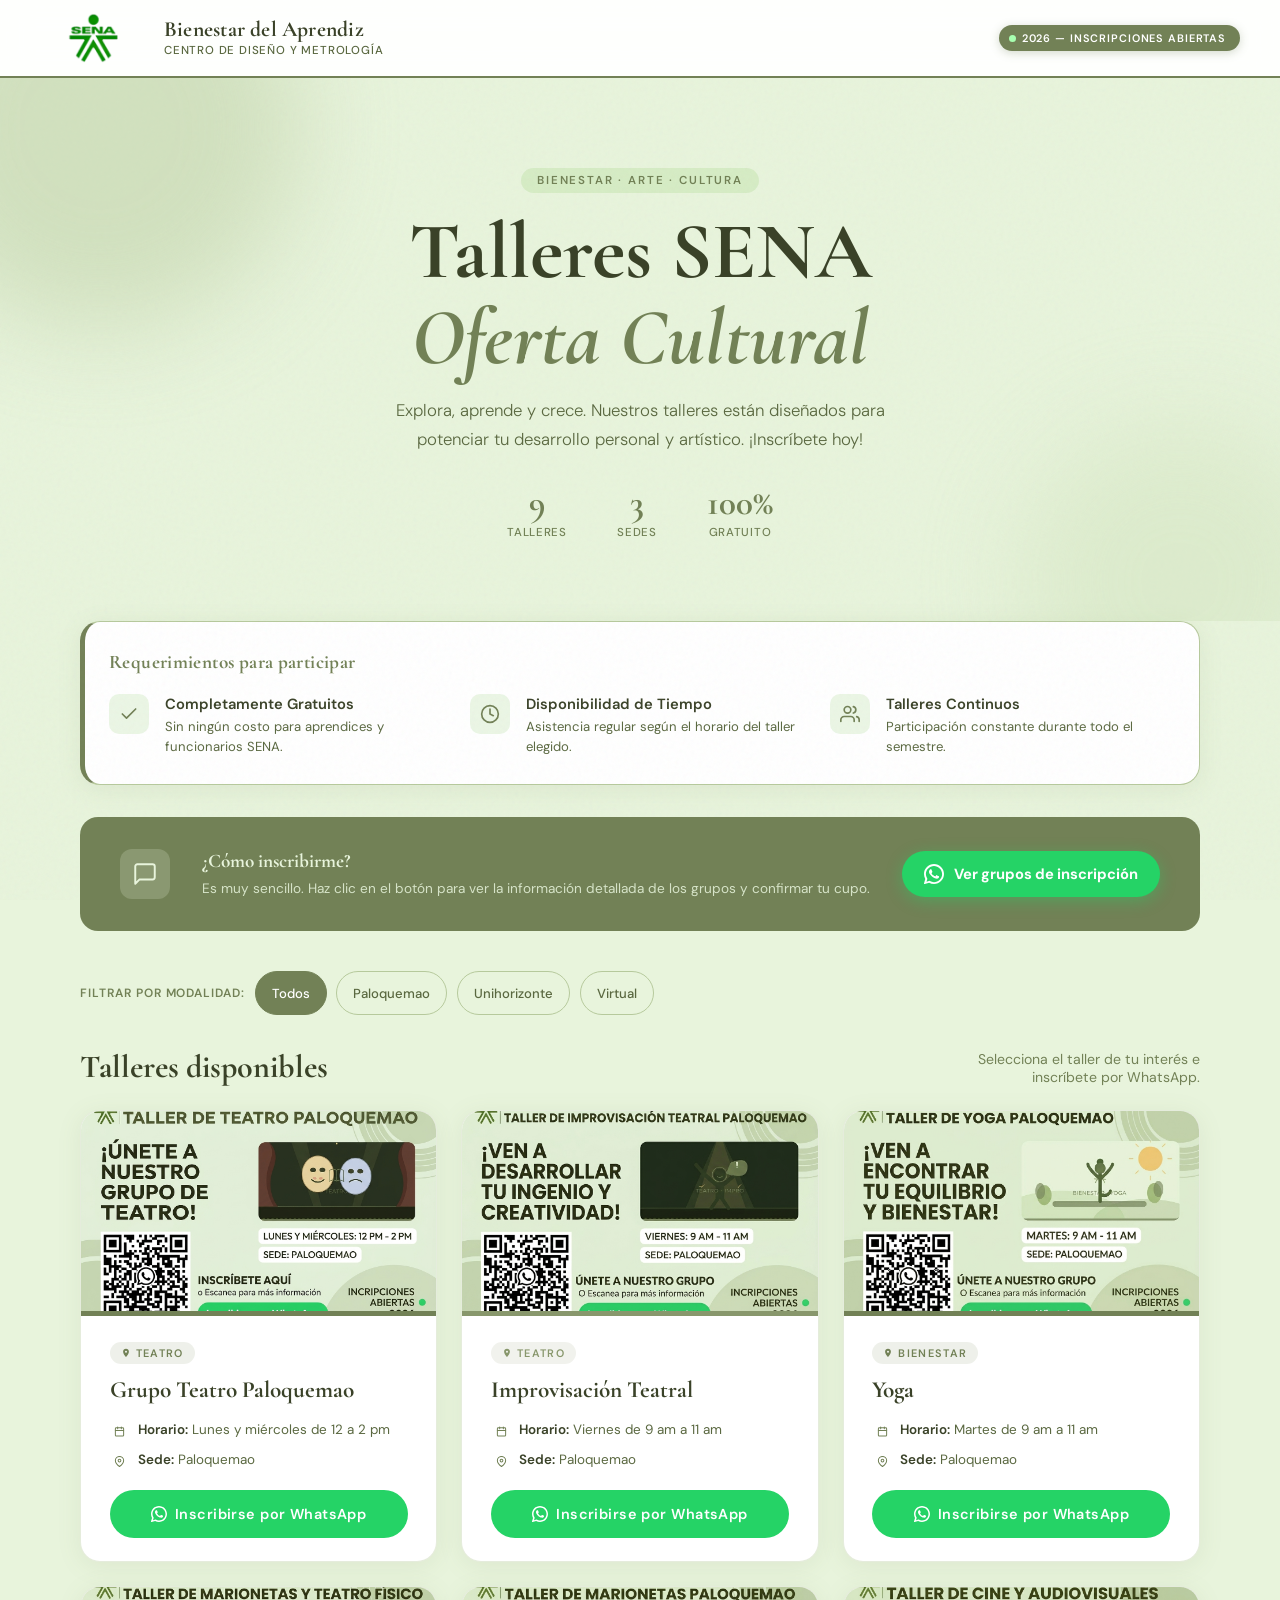
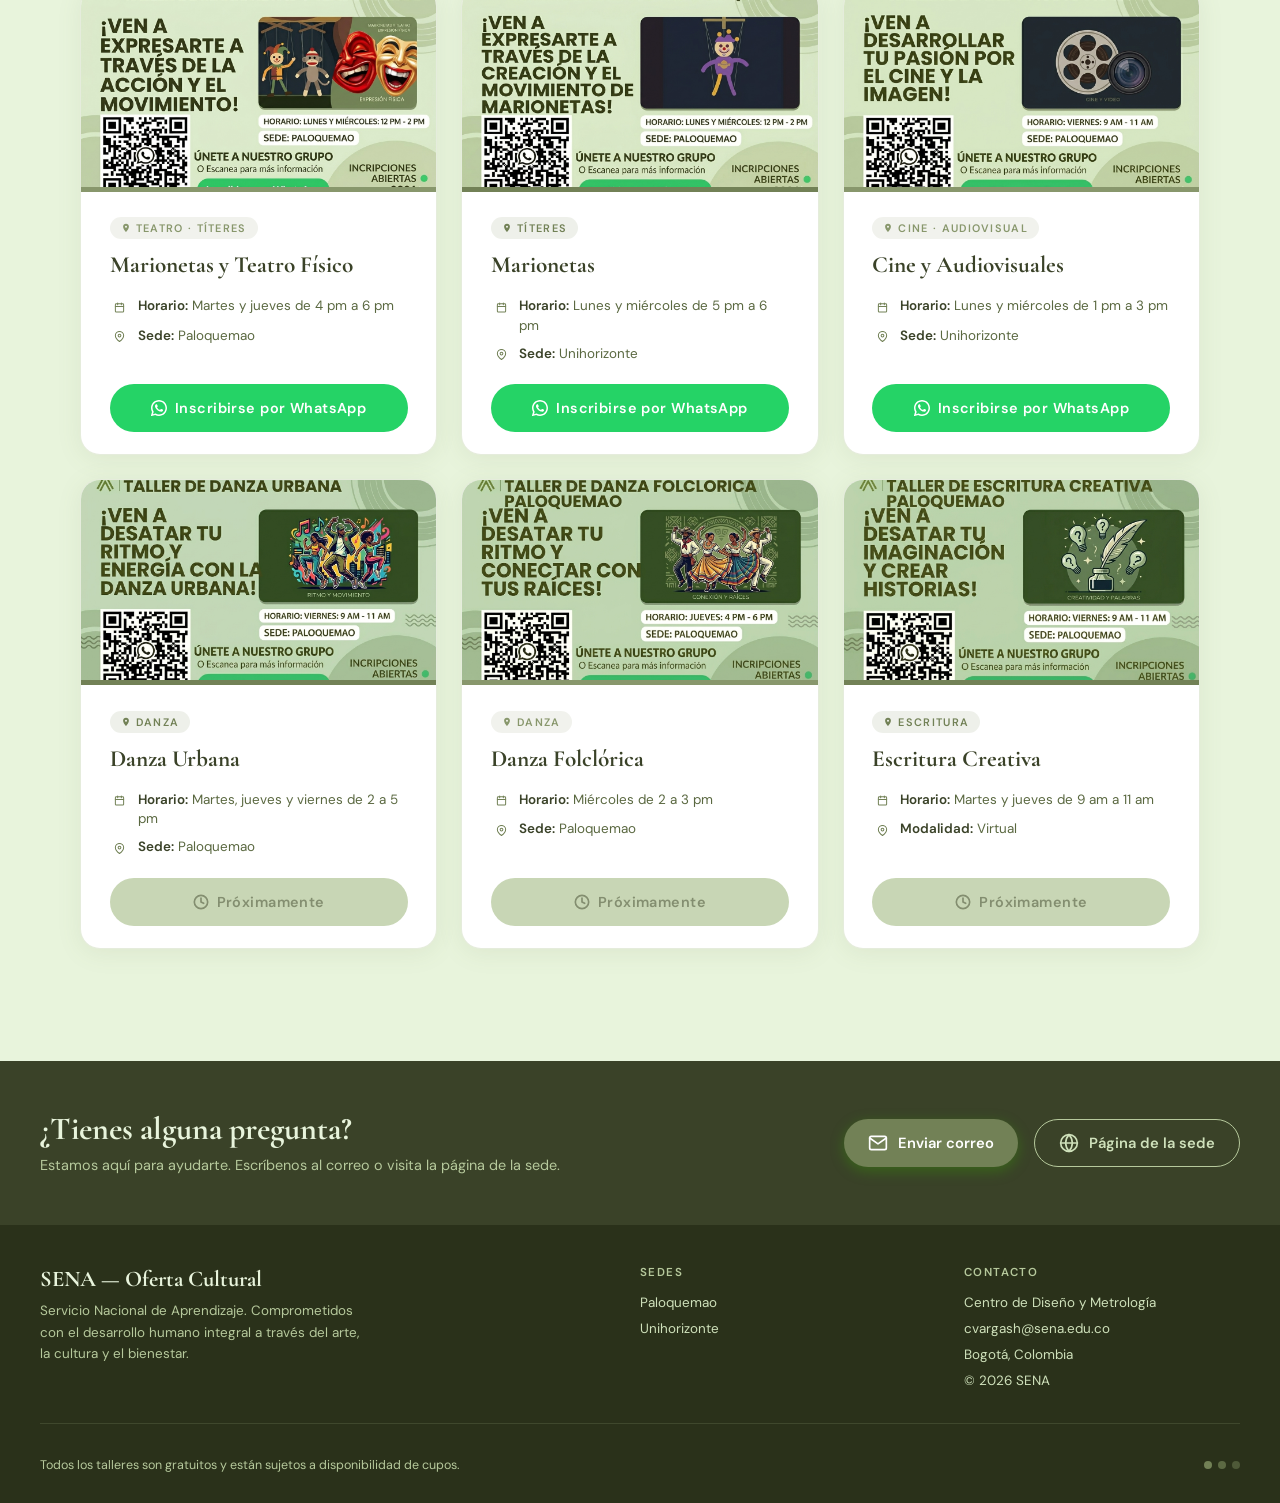
<file: index.html>
<!DOCTYPE html>
<html lang="es">
<head>
  <meta charset="UTF-8" />
  <meta name="viewport" content="width=device-width, initial-scale=1.0" />
  <title>Talleres SENA — Oferta Cultural</title>
  <link rel="preconnect" href="https://fonts.googleapis.com" />
  <link rel="preconnect" href="https://fonts.gstatic.com" crossorigin />
  <link href="https://fonts.googleapis.com/css2?family=Cormorant+Garamond:ital,wght@0,400;0,600;0,700;1,400&family=DM+Sans:wght@300;400;500;600&display=swap" rel="stylesheet" />
  <link rel="stylesheet" href="Styless.css">
</head>
<body>

  <!-- ══════════════════════════════════════════════
       HEADER — Logo + Título institucional
       ══════════════════════════════════════════════ -->
  <header>
    <div class="header-inner">

      <!-- Marca institucional: logo + texto -->
      <div class="header-brand">
        <div class="logo-slot">
          <!-- Logo SENA: reemplaza el src con la ruta real de tu imagen -->
          <img src="IMG/Rectangle 1 (1) (1) (1) (1).png" alt="Logo SENA" class="logo-img" />
          <!-- Fallback si no carga la imagen -->
          <div class="logo-fallback" aria-hidden="true">
            <svg viewBox="0 0 40 40" fill="none" xmlns="http://www.w3.org/2000/svg">
              <circle cx="20" cy="20" r="18" fill="#728156" opacity="0.15"/>
              <path d="M10 26 Q15 14 20 20 Q25 26 30 14" stroke="#728156" stroke-width="2.5" stroke-linecap="round" fill="none"/>
              <circle cx="20" cy="12" r="3.5" fill="#728156"/>
            </svg>
          </div>
        </div>
        <div class="header-brand-text">
          <span class="header-brand-title">Bienestar del Aprendiz</span>
          <span class="header-brand-sub">Centro de Diseño y Metrología</span>
        </div>
      </div>

      <div class="header-badge">
        <span class="badge-dot"></span>
        2026 — Inscripciones abiertas
      </div>
    </div>
  </header>

  <!-- ══════════════════════════════════════════════
       HERO
       ══════════════════════════════════════════════ -->
  <section class="hero">
    <div class="hero-decoration a"></div>
    <div class="hero-decoration b"></div>
    <div class="hero-eyebrow">Bienestar · Arte · Cultura</div>
    <h1>Talleres SENA<br /><em>Oferta Cultural</em></h1>
    <p class="hero-sub">
      Explora, aprende y crece. Nuestros talleres están diseñados para potenciar tu desarrollo personal y artístico. ¡Inscríbete hoy!
    </p>
    <div class="hero-stats">
      <div class="hero-stat">
        <span class="num">9</span>
        <span class="label">Talleres</span>
      </div>
      <div class="hero-stat">
        <span class="num">3</span>
        <span class="label">Sedes</span>
      </div>
      <div class="hero-stat">
        <span class="num">100%</span>
        <span class="label">Gratuito</span>
      </div>
    </div>
  </section>

  <!-- ══════════════════════════════════════════════
       REQUERIMIENTOS
       ══════════════════════════════════════════════ -->
  <div class="requisitos-banner">
    <div class="requisitos-inner">
      <h3 class="requisitos-title">Requerimientos para participar</h3>
      <div class="requisitos-grid">
        <div class="requisito-item">
          <div class="requisito-icon">
            <svg viewBox="0 0 24 24" fill="none" stroke="currentColor" stroke-width="2" stroke-linecap="round" stroke-linejoin="round">
              <polyline points="20 6 9 17 4 12"/>
            </svg>
          </div>
          <div>
            <strong>Completamente Gratuitos</strong>
            <p>Sin ningún costo para aprendices y funcionarios SENA.</p>
          </div>
        </div>
        <div class="requisito-item">
          <div class="requisito-icon">
            <svg viewBox="0 0 24 24" fill="none" stroke="currentColor" stroke-width="2" stroke-linecap="round" stroke-linejoin="round">
              <circle cx="12" cy="12" r="10"/><polyline points="12 6 12 12 16 14"/>
            </svg>
          </div>
          <div>
            <strong>Disponibilidad de Tiempo</strong>
            <p>Asistencia regular según el horario del taller elegido.</p>
          </div>
        </div>
        <div class="requisito-item">
          <div class="requisito-icon">
            <svg viewBox="0 0 24 24" fill="none" stroke="currentColor" stroke-width="2" stroke-linecap="round" stroke-linejoin="round">
              <path d="M17 21v-2a4 4 0 0 0-4-4H5a4 4 0 0 0-4 4v2"/><circle cx="9" cy="7" r="4"/><path d="M23 21v-2a4 4 0 0 0-3-3.87"/><path d="M16 3.13a4 4 0 0 1 0 7.75"/>
            </svg>
          </div>
          <div>
            <strong>Talleres Continuos</strong>
            <p>Participación constante durante todo el semestre.</p>
          </div>
        </div>
      </div>
    </div>
  </div>

  <!-- ══════════════════════════════════════════════
       CÓMO INSCRIBIRSE — WhatsApp
       ══════════════════════════════════════════════ -->
<div class="info-banner">
  <div class="info-banner-inner">
    <div class="info-banner-icon">
      <svg viewBox="0 0 24 24" fill="none" stroke="currentColor" stroke-width="1.8" stroke-linecap="round" stroke-linejoin="round">
        <path d="M21 15a2 2 0 0 1-2 2H7l-4 4V5a2 2 0 0 1 2-2h14a2 2 0 0 1 2 2z"/>
      </svg>
    </div>
    <div class="info-banner-text">
      <h3>¿Cómo inscribirme?</h3>
      <p>Es muy sencillo. Haz clic en el botón para ver la información detallada de los grupos y confirmar tu cupo.</p>
    </div>
    <a href="sena_grupos_refactored%20(2).html"
       class="btn-whatsapp">
      <svg width="20" height="20" viewBox="0 0 24 24" fill="currentColor">
        <path d="M17.472 14.382c-.297-.149-1.758-.867-2.03-.967-.273-.099-.471-.148-.67.15-.197.297-.767.966-.94 1.164-.173.199-.347.223-.644.075-.297-.15-1.255-.463-2.39-1.475-.883-.788-1.48-1.761-1.653-2.059-.173-.297-.018-.458.13-.606.134-.133.298-.347.446-.52.149-.174.198-.298.298-.497.099-.198.05-.371-.025-.52-.075-.149-.669-1.612-.916-2.207-.242-.579-.487-.5-.669-.51-.173-.008-.371-.01-.57-.01-.198 0-.52.074-.792.372-.272.297-1.04 1.016-1.04 2.479 0 1.462 1.065 2.875 1.213 3.074.149.198 2.096 3.2 5.077 4.487.709.306 1.262.489 1.694.625.712.227 1.36.195 1.871.118.571-.085 1.758-.719 2.006-1.413.248-.694.248-1.289.173-1.413-.074-.124-.272-.198-.57-.347z"/>
        <path d="M12 0C5.373 0 0 5.373 0 12c0 2.127.558 4.126 1.532 5.859L.057 23.03a.75.75 0 0 0 .914.914l5.17-1.475A11.943 11.943 0 0 0 12 24c6.627 0 12-5.373 12-12S18.627 0 12 0zm0 21.75a9.713 9.713 0 0 1-4.951-1.355l-.355-.212-3.677 1.05 1.068-3.565-.232-.367A9.718 9.718 0 0 1 2.25 12C2.25 6.615 6.615 2.25 12 2.25S21.75 6.615 21.75 12 17.385 21.75 12 21.75z"/>
      </svg>
      Ver grupos de inscripción
    </a>
  </div>
</div>

  <!-- ══════════════════════════════════════════════
       FILTROS — Solo 2 sedes
       ══════════════════════════════════════════════ -->
  <div class="filter-bar">
    <span class="filter-label">Filtrar por modalidad:</span>
    <button class="filter-btn active" data-filter="all">Todos</button>
    <button class="filter-btn" data-filter="paloquemao">Paloquemao</button>
    <button class="filter-btn" data-filter="unihorizonte">Unihorizonte</button>
    <button class="filter-btn" data-filter="virtual">Virtual</button>
  </div>

  <!-- ══════════════════════════════════════════════
       ENCABEZADO SECCIÓN
       ══════════════════════════════════════════════ -->
  <div class="section-header">
    <h2>Talleres disponibles</h2>
    <p>Selecciona el taller de tu interés e inscríbete por WhatsApp.</p>
  </div>

  <!-- ══════════════════════════════════════════════
       TARJETAS DE TALLERES
       ══════════════════════════════════════════════ -->
  <main class="main-content">
    <div class="cards-grid" id="cardsGrid">

      <!-- ── Card 1: Grupo Teatro Paloquemao ── -->
      <article class="card" data-sede="paloquemao" style="--card-color: #728156">
        <div class="card-image-slot">
          <img src="IMG/TEATRO.png" alt="Teatro Paloquemao" class="card-img" />
          <!-- Reemplaza src="" con la ruta de tu imagen alusiva al teatro -->
          <div class="card-image-placeholder">
            <svg viewBox="0 0 24 24" fill="none" stroke="currentColor" stroke-width="1.5"><path d="M2 6s1.5-2 5-2 5 2 5 2v14s-1.5-1-5-1-5 1-5 1V6z"/><path d="M12 6s1.5-2 5-2 5 2 5 2v14s-1.5-1-5-1-5 1-5 1V6z"/></svg>
            <span>Teatro</span>
          </div>
        </div>
        <div class="card-accent"></div>
        <div class="card-body">
          <div class="card-category">
            <svg width="10" height="10" viewBox="0 0 24 24" fill="currentColor"><path d="M12 2C8 2 5 5 5 9c0 5 7 13 7 13s7-8 7-13c0-4-3-7-7-7zm0 9.5a2.5 2.5 0 1 1 0-5 2.5 2.5 0 0 1 0 5z"/></svg>
            Teatro
          </div>
          <h2>Grupo Teatro Paloquemao</h2>
          <div class="card-meta">
            <div class="meta-row">
              <div class="meta-icon"><svg viewBox="0 0 24 24"><rect x="3" y="4" width="18" height="18" rx="2"/><line x1="16" y1="2" x2="16" y2="6"/><line x1="8" y1="2" x2="8" y2="6"/><line x1="3" y1="10" x2="21" y2="10"/></svg></div>
              <span><span class="meta-label">Horario:</span>Lunes y miércoles de 12 a 2 pm</span>
            </div>
            <div class="meta-row">
              <div class="meta-icon"><svg viewBox="0 0 24 24"><path d="M21 10c0 7-9 13-9 13S3 17 3 10a9 9 0 0 1 18 0z"/><circle cx="12" cy="10" r="3"/></svg></div>
              <span><span class="meta-label">Sede:</span>Paloquemao</span>
            </div>
          </div>
          <a href="https://chat.whatsapp.com/JlCkML2D0o8ESwYIMf7yhe?mode=gi_t" target="_blank" rel="noopener noreferrer" class="btn-inscripcion btn-wa">
            <svg width="16" height="16" viewBox="0 0 24 24" fill="currentColor"><path d="M17.472 14.382c-.297-.149-1.758-.867-2.03-.967-.273-.099-.471-.148-.67.15-.197.297-.767.966-.94 1.164-.173.199-.347.223-.644.075-.297-.15-1.255-.463-2.39-1.475-.883-.788-1.48-1.761-1.653-2.059-.173-.297-.018-.458.13-.606.134-.133.298-.347.446-.52.149-.174.198-.298.298-.497.099-.198.05-.371-.025-.52-.075-.149-.669-1.612-.916-2.207-.242-.579-.487-.5-.669-.51-.173-.008-.371-.01-.57-.01-.198 0-.52.074-.792.372-.272.297-1.04 1.016-1.04 2.479 0 1.462 1.065 2.875 1.213 3.074.149.198 2.096 3.2 5.077 4.487.709.306 1.262.489 1.694.625.712.227 1.36.195 1.871.118.571-.085 1.758-.719 2.006-1.413.248-.694.248-1.289.173-1.413-.074-.124-.272-.198-.57-.347z"/><path d="M12 0C5.373 0 0 5.373 0 12c0 2.127.558 4.126 1.532 5.859L.057 23.03a.75.75 0 0 0 .914.914l5.17-1.475A11.943 11.943 0 0 0 12 24c6.627 0 12-5.373 12-12S18.627 0 12 0zm0 21.75a9.713 9.713 0 0 1-4.951-1.355l-.355-.212-3.677 1.05 1.068-3.565-.232-.367A9.718 9.718 0 0 1 2.25 12C2.25 6.615 6.615 2.25 12 2.25S21.75 6.615 21.75 12 17.385 21.75 12 21.75z"/></svg>
            Inscribirse por WhatsApp
          </a>
        </div>
      </article>

      <!-- ── Card 2: Improvisación Teatral ── -->
      <article class="card" data-sede="paloquemao" style="--card-color: #88976C">
        <div class="card-image-slot">
          <img src="IMG/Improvisación Teatral.png" alt="Improvisación Teatral" class="card-img" />
          <div class="card-image-placeholder">
            <svg viewBox="0 0 24 24" fill="none" stroke="currentColor" stroke-width="1.5"><circle cx="12" cy="12" r="10"/><path d="M8 14s1.5 2 4 2 4-2 4-2"/><line x1="9" y1="9" x2="9.01" y2="9"/><line x1="15" y1="9" x2="15.01" y2="9"/></svg>
            <span>Teatro · Impro</span>
          </div>
        </div>
        <div class="card-accent"></div>
        <div class="card-body">
          <div class="card-category">
            <svg width="10" height="10" viewBox="0 0 24 24" fill="currentColor"><path d="M12 2C8 2 5 5 5 9c0 5 7 13 7 13s7-8 7-13c0-4-3-7-7-7zm0 9.5a2.5 2.5 0 1 1 0-5 2.5 2.5 0 0 1 0 5z"/></svg>
            Teatro
          </div>
          <h2>Improvisación Teatral</h2>
          <div class="card-meta">
            <div class="meta-row">
              <div class="meta-icon"><svg viewBox="0 0 24 24"><rect x="3" y="4" width="18" height="18" rx="2"/><line x1="16" y1="2" x2="16" y2="6"/><line x1="8" y1="2" x2="8" y2="6"/><line x1="3" y1="10" x2="21" y2="10"/></svg></div>
              <span><span class="meta-label">Horario:</span>Viernes de 9 am a 11 am</span>
            </div>
            <div class="meta-row">
              <div class="meta-icon"><svg viewBox="0 0 24 24"><path d="M21 10c0 7-9 13-9 13S3 17 3 10a9 9 0 0 1 18 0z"/><circle cx="12" cy="10" r="3"/></svg></div>
              <span><span class="meta-label">Sede:</span>Paloquemao</span>
            </div>
          </div>
          <a href="https://chat.whatsapp.com/LcFBjaaHYuKAzRbaDB5GQq?mode=gi_t" target="_blank" rel="noopener noreferrer" class="btn-inscripcion btn-wa">
            <svg width="16" height="16" viewBox="0 0 24 24" fill="currentColor"><path d="M17.472 14.382c-.297-.149-1.758-.867-2.03-.967-.273-.099-.471-.148-.67.15-.197.297-.767.966-.94 1.164-.173.199-.347.223-.644.075-.297-.15-1.255-.463-2.39-1.475-.883-.788-1.48-1.761-1.653-2.059-.173-.297-.018-.458.13-.606.134-.133.298-.347.446-.52.149-.174.198-.298.298-.497.099-.198.05-.371-.025-.52-.075-.149-.669-1.612-.916-2.207-.242-.579-.487-.5-.669-.51-.173-.008-.371-.01-.57-.01-.198 0-.52.074-.792.372-.272.297-1.04 1.016-1.04 2.479 0 1.462 1.065 2.875 1.213 3.074.149.198 2.096 3.2 5.077 4.487.709.306 1.262.489 1.694.625.712.227 1.36.195 1.871.118.571-.085 1.758-.719 2.006-1.413.248-.694.248-1.289.173-1.413-.074-.124-.272-.198-.57-.347z"/><path d="M12 0C5.373 0 0 5.373 0 12c0 2.127.558 4.126 1.532 5.859L.057 23.03a.75.75 0 0 0 .914.914l5.17-1.475A11.943 11.943 0 0 0 12 24c6.627 0 12-5.373 12-12S18.627 0 12 0zm0 21.75a9.713 9.713 0 0 1-4.951-1.355l-.355-.212-3.677 1.05 1.068-3.565-.232-.367A9.718 9.718 0 0 1 2.25 12C2.25 6.615 6.615 2.25 12 2.25S21.75 6.615 21.75 12 17.385 21.75 12 21.75z"/></svg>
            Inscribirse por WhatsApp
          </a>
        </div>
      </article>

      <!-- ── Card 3: Yoga ── -->
      <article class="card" data-sede="paloquemao" style="--card-color: #728156">
        <div class="card-image-slot">
          <img src="IMG/YOGA.png" alt="Yoga" class="card-img" />
          <div class="card-image-placeholder">
            <svg viewBox="0 0 24 24" fill="none" stroke="currentColor" stroke-width="1.5"><path d="M12 2a5 5 0 1 0 0-0.001"/><circle cx="12" cy="5" r="2"/><path d="M5 20c0-3 3-6 7-6s7 3 7 6"/><path d="M3 14c1-1 2-1 3 0s2 1 3 0"/><path d="M15 14c1-1 2-1 3 0s2 1 3 0"/></svg>
            <span>Bienestar · Yoga</span>
          </div>
        </div>
        <div class="card-accent"></div>
        <div class="card-body">
          <div class="card-category">
            <svg width="10" height="10" viewBox="0 0 24 24" fill="currentColor"><path d="M12 2C8 2 5 5 5 9c0 5 7 13 7 13s7-8 7-13c0-4-3-7-7-7zm0 9.5a2.5 2.5 0 1 1 0-5 2.5 2.5 0 0 1 0 5z"/></svg>
            Bienestar
          </div>
          <h2>Yoga</h2>
          <div class="card-meta">
            <div class="meta-row">
              <div class="meta-icon"><svg viewBox="0 0 24 24"><rect x="3" y="4" width="18" height="18" rx="2"/><line x1="16" y1="2" x2="16" y2="6"/><line x1="8" y1="2" x2="8" y2="6"/><line x1="3" y1="10" x2="21" y2="10"/></svg></div>
              <span><span class="meta-label">Horario:</span>Martes de 9 am a 11 am</span>
            </div>
            <div class="meta-row">
              <div class="meta-icon"><svg viewBox="0 0 24 24"><path d="M21 10c0 7-9 13-9 13S3 17 3 10a9 9 0 0 1 18 0z"/><circle cx="12" cy="10" r="3"/></svg></div>
              <span><span class="meta-label">Sede:</span>Paloquemao</span>
            </div>
          </div>
          <a href="https://chat.whatsapp.com/L3aNUCYH1X59o9L7ZJhO9Q?mode=gi_t" target="_blank" rel="noopener noreferrer" class="btn-inscripcion btn-wa">
            <svg width="16" height="16" viewBox="0 0 24 24" fill="currentColor"><path d="M17.472 14.382c-.297-.149-1.758-.867-2.03-.967-.273-.099-.471-.148-.67.15-.197.297-.767.966-.94 1.164-.173.199-.347.223-.644.075-.297-.15-1.255-.463-2.39-1.475-.883-.788-1.48-1.761-1.653-2.059-.173-.297-.018-.458.13-.606.134-.133.298-.347.446-.52.149-.174.198-.298.298-.497.099-.198.05-.371-.025-.52-.075-.149-.669-1.612-.916-2.207-.242-.579-.487-.5-.669-.51-.173-.008-.371-.01-.57-.01-.198 0-.52.074-.792.372-.272.297-1.04 1.016-1.04 2.479 0 1.462 1.065 2.875 1.213 3.074.149.198 2.096 3.2 5.077 4.487.709.306 1.262.489 1.694.625.712.227 1.36.195 1.871.118.571-.085 1.758-.719 2.006-1.413.248-.694.248-1.289.173-1.413-.074-.124-.272-.198-.57-.347z"/><path d="M12 0C5.373 0 0 5.373 0 12c0 2.127.558 4.126 1.532 5.859L.057 23.03a.75.75 0 0 0 .914.914l5.17-1.475A11.943 11.943 0 0 0 12 24c6.627 0 12-5.373 12-12S18.627 0 12 0zm0 21.75a9.713 9.713 0 0 1-4.951-1.355l-.355-.212-3.677 1.05 1.068-3.565-.232-.367A9.718 9.718 0 0 1 2.25 12C2.25 6.615 6.615 2.25 12 2.25S21.75 6.615 21.75 12 17.385 21.75 12 21.75z"/></svg>
            Inscribirse por WhatsApp
          </a>
        </div>
      </article>

      <!-- ── Card 4: Marionetas y Teatro Físico ── -->
      <article class="card" data-sede="paloquemao" style="--card-color: #88976C">
        <div class="card-image-slot">
          <img src="IMG/Teatro fisico.png" class="card-img" />
          <div class="card-image-placeholder">
            <svg viewBox="0 0 24 24" fill="none" stroke="currentColor" stroke-width="1.5"><circle cx="12" cy="5" r="2"/><line x1="12" y1="7" x2="12" y2="13"/><line x1="8" y1="10" x2="16" y2="10"/><line x1="12" y1="13" x2="9" y2="18"/><line x1="12" y1="13" x2="15" y2="18"/></svg>
            <span>Teatro · Títeres</span>
          </div>
        </div>
        <div class="card-accent"></div>
        <div class="card-body">
          <div class="card-category">
            <svg width="10" height="10" viewBox="0 0 24 24" fill="currentColor"><path d="M12 2C8 2 5 5 5 9c0 5 7 13 7 13s7-8 7-13c0-4-3-7-7-7zm0 9.5a2.5 2.5 0 1 1 0-5 2.5 2.5 0 0 1 0 5z"/></svg>
            Teatro · Títeres
          </div>
          <h2>Marionetas y Teatro Físico</h2>
          <div class="card-meta">
            <div class="meta-row">
              <div class="meta-icon"><svg viewBox="0 0 24 24"><rect x="3" y="4" width="18" height="18" rx="2"/><line x1="16" y1="2" x2="16" y2="6"/><line x1="8" y1="2" x2="8" y2="6"/><line x1="3" y1="10" x2="21" y2="10"/></svg></div>
              <span><span class="meta-label">Horario:</span>Martes y jueves de 4 pm a 6 pm</span>
            </div>
            <div class="meta-row">
              <div class="meta-icon"><svg viewBox="0 0 24 24"><path d="M21 10c0 7-9 13-9 13S3 17 3 10a9 9 0 0 1 18 0z"/><circle cx="12" cy="10" r="3"/></svg></div>
              <span><span class="meta-label">Sede:</span>Paloquemao</span>
            </div>
          </div>
          <a href="https://chat.whatsapp.com/Bjo0dRyTV6SGrJjRtiS3H3?mode=gi_t" target="_blank" rel="noopener noreferrer" class="btn-inscripcion btn-wa">
            <svg width="16" height="16" viewBox="0 0 24 24" fill="currentColor"><path d="M17.472 14.382c-.297-.149-1.758-.867-2.03-.967-.273-.099-.471-.148-.67.15-.197.297-.767.966-.94 1.164-.173.199-.347.223-.644.075-.297-.15-1.255-.463-2.39-1.475-.883-.788-1.48-1.761-1.653-2.059-.173-.297-.018-.458.13-.606.134-.133.298-.347.446-.52.149-.174.198-.298.298-.497.099-.198.05-.371-.025-.52-.075-.149-.669-1.612-.916-2.207-.242-.579-.487-.5-.669-.51-.173-.008-.371-.01-.57-.01-.198 0-.52.074-.792.372-.272.297-1.04 1.016-1.04 2.479 0 1.462 1.065 2.875 1.213 3.074.149.198 2.096 3.2 5.077 4.487.709.306 1.262.489 1.694.625.712.227 1.36.195 1.871.118.571-.085 1.758-.719 2.006-1.413.248-.694.248-1.289.173-1.413-.074-.124-.272-.198-.57-.347z"/><path d="M12 0C5.373 0 0 5.373 0 12c0 2.127.558 4.126 1.532 5.859L.057 23.03a.75.75 0 0 0 .914.914l5.17-1.475A11.943 11.943 0 0 0 12 24c6.627 0 12-5.373 12-12S18.627 0 12 0zm0 21.75a9.713 9.713 0 0 1-4.951-1.355l-.355-.212-3.677 1.05 1.068-3.565-.232-.367A9.718 9.718 0 0 1 2.25 12C2.25 6.615 6.615 2.25 12 2.25S21.75 6.615 21.75 12 17.385 21.75 12 21.75z"/></svg>
            Inscribirse por WhatsApp
          </a>
        </div>
      </article>

      <!-- ── Card 5: Marionetas ── -->
      <article class="card" data-sede="unihorizonte" style="--card-color: #728156">
        <div class="card-image-slot">
          <img src="IMG/Marionetas.png" alt="Marionetas" class="card-img" />
          <div class="card-image-placeholder">
            <svg viewBox="0 0 24 24" fill="none" stroke="currentColor" stroke-width="1.5"><circle cx="12" cy="4" r="2"/><path d="M10 8 Q6 10 7 15 Q8 18 12 18 Q16 18 17 15 Q18 10 14 8 Z"/><line x1="7" y1="15" x2="5" y2="21"/><line x1="17" y1="15" x2="19" y2="21"/></svg>
            <span>Marionetas</span>
          </div>
        </div>
        <div class="card-accent"></div>
        <div class="card-body">
          <div class="card-category">
            <svg width="10" height="10" viewBox="0 0 24 24" fill="currentColor"><path d="M12 2C8 2 5 5 5 9c0 5 7 13 7 13s7-8 7-13c0-4-3-7-7-7zm0 9.5a2.5 2.5 0 1 1 0-5 2.5 2.5 0 0 1 0 5z"/></svg>
            Títeres
          </div>
          <h2>Marionetas</h2>
          <div class="card-meta">
            <div class="meta-row">
              <div class="meta-icon"><svg viewBox="0 0 24 24"><rect x="3" y="4" width="18" height="18" rx="2"/><line x1="16" y1="2" x2="16" y2="6"/><line x1="8" y1="2" x2="8" y2="6"/><line x1="3" y1="10" x2="21" y2="10"/></svg></div>
              <span><span class="meta-label">Horario:</span>Lunes y miércoles de 5 pm a 6 pm</span>
            </div>
            <div class="meta-row">
              <div class="meta-icon"><svg viewBox="0 0 24 24"><path d="M21 10c0 7-9 13-9 13S3 17 3 10a9 9 0 0 1 18 0z"/><circle cx="12" cy="10" r="3"/></svg></div>
              <span><span class="meta-label">Sede:</span>Unihorizonte</span>
            </div>
          </div>
          <a href="https://chat.whatsapp.com/G9GgIQqdK1IIKQjaa1cJ1Z?mode=gi_t" target="_blank" rel="noopener noreferrer" class="btn-inscripcion btn-wa">
            <svg width="16" height="16" viewBox="0 0 24 24" fill="currentColor"><path d="M17.472 14.382c-.297-.149-1.758-.867-2.03-.967-.273-.099-.471-.148-.67.15-.197.297-.767.966-.94 1.164-.173.199-.347.223-.644.075-.297-.15-1.255-.463-2.39-1.475-.883-.788-1.48-1.761-1.653-2.059-.173-.297-.018-.458.13-.606.134-.133.298-.347.446-.52.149-.174.198-.298.298-.497.099-.198.05-.371-.025-.52-.075-.149-.669-1.612-.916-2.207-.242-.579-.487-.5-.669-.51-.173-.008-.371-.01-.57-.01-.198 0-.52.074-.792.372-.272.297-1.04 1.016-1.04 2.479 0 1.462 1.065 2.875 1.213 3.074.149.198 2.096 3.2 5.077 4.487.709.306 1.262.489 1.694.625.712.227 1.36.195 1.871.118.571-.085 1.758-.719 2.006-1.413.248-.694.248-1.289.173-1.413-.074-.124-.272-.198-.57-.347z"/><path d="M12 0C5.373 0 0 5.373 0 12c0 2.127.558 4.126 1.532 5.859L.057 23.03a.75.75 0 0 0 .914.914l5.17-1.475A11.943 11.943 0 0 0 12 24c6.627 0 12-5.373 12-12S18.627 0 12 0zm0 21.75a9.713 9.713 0 0 1-4.951-1.355l-.355-.212-3.677 1.05 1.068-3.565-.232-.367A9.718 9.718 0 0 1 2.25 12C2.25 6.615 6.615 2.25 12 2.25S21.75 6.615 21.75 12 17.385 21.75 12 21.75z"/></svg>
            Inscribirse por WhatsApp
          </a>
        </div>
      </article>

      <!-- ── Card 6: Cine y Audiovisuales ── -->
      <article class="card" data-sede="unihorizonte" style="--card-color: #88976C">
        <div class="card-image-slot">
          <img src="IMG/Cine y Audiovisuales.png" class="card-img" />
          <div class="card-image-placeholder">
            <svg viewBox="0 0 24 24" fill="none" stroke="currentColor" stroke-width="1.5"><rect x="2" y="2" width="20" height="20" rx="2.18"/><line x1="7" y1="2" x2="7" y2="22"/><line x1="17" y1="2" x2="17" y2="22"/><line x1="2" y1="12" x2="22" y2="12"/><line x1="2" y1="7" x2="7" y2="7"/><line x1="2" y1="17" x2="7" y2="17"/><line x1="17" y1="17" x2="22" y2="17"/><line x1="17" y1="7" x2="22" y2="7"/></svg>
            <span>Cine · Audiovisual</span>
          </div>
        </div>
        <div class="card-accent"></div>
        <div class="card-body">
          <div class="card-category">
            <svg width="10" height="10" viewBox="0 0 24 24" fill="currentColor"><path d="M12 2C8 2 5 5 5 9c0 5 7 13 7 13s7-8 7-13c0-4-3-7-7-7zm0 9.5a2.5 2.5 0 1 1 0-5 2.5 2.5 0 0 1 0 5z"/></svg>
            Cine · Audiovisual
          </div>
          <h2>Cine y Audiovisuales</h2>
          <div class="card-meta">
            <div class="meta-row">
              <div class="meta-icon"><svg viewBox="0 0 24 24"><rect x="3" y="4" width="18" height="18" rx="2"/><line x1="16" y1="2" x2="16" y2="6"/><line x1="8" y1="2" x2="8" y2="6"/><line x1="3" y1="10" x2="21" y2="10"/></svg></div>
              <span><span class="meta-label">Horario:</span>Lunes y miércoles de 1 pm a 3 pm</span>
            </div>
            <div class="meta-row">
              <div class="meta-icon"><svg viewBox="0 0 24 24"><path d="M21 10c0 7-9 13-9 13S3 17 3 10a9 9 0 0 1 18 0z"/><circle cx="12" cy="10" r="3"/></svg></div>
              <span><span class="meta-label">Sede:</span>Unihorizonte</span>
            </div>
          </div>
          <a href="https://chat.whatsapp.com/LLZ66wgDsi6Boo2Jr4Zyiq?mode=gi_t" target="_blank" rel="noopener noreferrer" class="btn-inscripcion btn-wa">
            <svg width="16" height="16" viewBox="0 0 24 24" fill="currentColor"><path d="M17.472 14.382c-.297-.149-1.758-.867-2.03-.967-.273-.099-.471-.148-.67.15-.197.297-.767.966-.94 1.164-.173.199-.347.223-.644.075-.297-.15-1.255-.463-2.39-1.475-.883-.788-1.48-1.761-1.653-2.059-.173-.297-.018-.458.13-.606.134-.133.298-.347.446-.52.149-.174.198-.298.298-.497.099-.198.05-.371-.025-.52-.075-.149-.669-1.612-.916-2.207-.242-.579-.487-.5-.669-.51-.173-.008-.371-.01-.57-.01-.198 0-.52.074-.792.372-.272.297-1.04 1.016-1.04 2.479 0 1.462 1.065 2.875 1.213 3.074.149.198 2.096 3.2 5.077 4.487.709.306 1.262.489 1.694.625.712.227 1.36.195 1.871.118.571-.085 1.758-.719 2.006-1.413.248-.694.248-1.289.173-1.413-.074-.124-.272-.198-.57-.347z"/><path d="M12 0C5.373 0 0 5.373 0 12c0 2.127.558 4.126 1.532 5.859L.057 23.03a.75.75 0 0 0 .914.914l5.17-1.475A11.943 11.943 0 0 0 12 24c6.627 0 12-5.373 12-12S18.627 0 12 0zm0 21.75a9.713 9.713 0 0 1-4.951-1.355l-.355-.212-3.677 1.05 1.068-3.565-.232-.367A9.718 9.718 0 0 1 2.25 12C2.25 6.615 6.615 2.25 12 2.25S21.75 6.615 21.75 12 17.385 21.75 12 21.75z"/></svg>
            Inscribirse por WhatsApp
          </a>
        </div>
      </article>

      <!-- ── Card 7: Danza Urbana ── -->
      <article class="card" data-sede="paloquemao" style="--card-color: #728156">
        <div class="card-image-slot">
          <img src="IMG/Danza Urbana.png" alt="Danza Urbana" class="card-img" />
          <div class="card-image-placeholder">
            <svg viewBox="0 0 24 24" fill="none" stroke="currentColor" stroke-width="1.5"><circle cx="12" cy="4" r="2"/><path d="M9 12 L6 21"/><path d="M15 12 L18 21"/><path d="M8 8 Q12 14 16 8"/><path d="M10 14 L14 14"/></svg>
            <span>Danza Urbana</span>
          </div>
        </div>
        <div class="card-accent"></div>
        <div class="card-body">
          <div class="card-category">
            <svg width="10" height="10" viewBox="0 0 24 24" fill="currentColor"><path d="M12 2C8 2 5 5 5 9c0 5 7 13 7 13s7-8 7-13c0-4-3-7-7-7zm0 9.5a2.5 2.5 0 1 1 0-5 2.5 2.5 0 0 1 0 5z"/></svg>
            Danza
          </div>
          <h2>Danza Urbana</h2>
          <div class="card-meta">
            <div class="meta-row">
              <div class="meta-icon"><svg viewBox="0 0 24 24"><rect x="3" y="4" width="18" height="18" rx="2"/><line x1="16" y1="2" x2="16" y2="6"/><line x1="8" y1="2" x2="8" y2="6"/><line x1="3" y1="10" x2="21" y2="10"/></svg></div>
              <span><span class="meta-label">Horario:</span>Martes, jueves y viernes de 2 a 5 pm</span>
            </div>
            <div class="meta-row">
              <div class="meta-icon"><svg viewBox="0 0 24 24"><path d="M21 10c0 7-9 13-9 13S3 17 3 10a9 9 0 0 1 18 0z"/><circle cx="12" cy="10" r="3"/></svg></div>
              <span><span class="meta-label">Sede:</span>Paloquemao</span>
            </div>
          </div>
          <button class="btn-inscripcion btn-pending" disabled>
            <svg width="16" height="16" viewBox="0 0 24 24" fill="none" stroke="currentColor" stroke-width="2.5" stroke-linecap="round" stroke-linejoin="round"><circle cx="12" cy="12" r="10"/><polyline points="12 6 12 12 16 14"/></svg>
            Próximamente
          </button>
        </div>
      </article>

      <!-- ── Card 8: Danza Folclórica ── -->
      <article class="card" data-sede="paloquemao" style="--card-color: #88976C">
        <div class="card-image-slot">
          <img src="IMG/Danza Folclórica.png" alt="Danza Folclórica" class="card-img" />
          <div class="card-image-placeholder">
            <svg viewBox="0 0 24 24" fill="none" stroke="currentColor" stroke-width="1.5"><path d="M12 2 C9 5 6 7 6 11 C6 15 9 17 12 17 C15 17 18 15 18 11 C18 7 15 5 12 2 Z"/><path d="M9 17 L7 22"/><path d="M15 17 L17 22"/></svg>
            <span>Danza Folclórica</span>
          </div>
        </div>
        <div class="card-accent"></div>
        <div class="card-body">
          <div class="card-category">
            <svg width="10" height="10" viewBox="0 0 24 24" fill="currentColor"><path d="M12 2C8 2 5 5 5 9c0 5 7 13 7 13s7-8 7-13c0-4-3-7-7-7zm0 9.5a2.5 2.5 0 1 1 0-5 2.5 2.5 0 0 1 0 5z"/></svg>
            Danza
          </div>
          <h2>Danza Folclórica</h2>
          <div class="card-meta">
            <div class="meta-row">
              <div class="meta-icon"><svg viewBox="0 0 24 24"><rect x="3" y="4" width="18" height="18" rx="2"/><line x1="16" y1="2" x2="16" y2="6"/><line x1="8" y1="2" x2="8" y2="6"/><line x1="3" y1="10" x2="21" y2="10"/></svg></div>
              <span><span class="meta-label">Horario:</span>Miércoles de 2 a 3 pm</span>
            </div>
            <div class="meta-row">
              <div class="meta-icon"><svg viewBox="0 0 24 24"><path d="M21 10c0 7-9 13-9 13S3 17 3 10a9 9 0 0 1 18 0z"/><circle cx="12" cy="10" r="3"/></svg></div>
              <span><span class="meta-label">Sede:</span>Paloquemao</span>
            </div>
          </div>
          <button class="btn-inscripcion btn-pending" disabled>
            <svg width="16" height="16" viewBox="0 0 24 24" fill="none" stroke="currentColor" stroke-width="2.5" stroke-linecap="round" stroke-linejoin="round"><circle cx="12" cy="12" r="10"/><polyline points="12 6 12 12 16 14"/></svg>
            Próximamente
          </button>
        </div>
      </article>

            <!-- ── Card 9: Escritura Creativa ── -->
      <article class="card" data-sede="virtual" style="--card-color: #728156">
        <div class="card-image-slot">
          <img src="IMG/Escritura Creativa.png" alt="Escritura Creativa" class="card-img" />
          <div class="card-image-placeholder">
            <svg viewBox="0 0 24 24" fill="none" stroke="currentColor" stroke-width="1.5"><path d="M12 20h9"/><path d="M16.5 3.5a2.121 2.121 0 0 1 3 3L7 19l-4 1 1-4L16.5 3.5z"/></svg>
            <span>Escritura</span>
          </div>
        </div>
        <div class="card-accent"></div>
        <div class="card-body">
          <div class="card-category">
            <svg width="10" height="10" viewBox="0 0 24 24" fill="currentColor"><path d="M12 2C8 2 5 5 5 9c0 5 7 13 7 13s7-8 7-13c0-4-3-7-7-7zm0 9.5a2.5 2.5 0 1 1 0-5 2.5 2.5 0 0 1 0 5z"/></svg>
            Escritura
          </div>
          <h2>Escritura Creativa</h2>
          <div class="card-meta">
            <div class="meta-row">
              <div class="meta-icon"><svg viewBox="0 0 24 24"><rect x="3" y="4" width="18" height="18" rx="2"/><line x1="16" y1="2" x2="16" y2="6"/><line x1="8" y1="2" x2="8" y2="6"/><line x1="3" y1="10" x2="21" y2="10"/></svg></div>
              <span><span class="meta-label">Horario:</span>Martes y jueves de 9 am a 11 am</span>
            </div>
            <div class="meta-row">
              <div class="meta-icon"><svg viewBox="0 0 24 24"><path d="M21 10c0 7-9 13-9 13S3 17 3 10a9 9 0 0 1 18 0z"/><circle cx="12" cy="10" r="3"/></svg></div>
              <span><span class="meta-label">Modalidad:</span>Virtual</span>
            </div>
          </div>
          <button class="btn-inscripcion btn-pending" disabled>
            <svg width="16" height="16" viewBox="0 0 24 24" fill="none" stroke="currentColor" stroke-width="2.5" stroke-linecap="round" stroke-linejoin="round"><circle cx="12" cy="12" r="10"/><polyline points="12 6 12 12 16 14"/></svg>
            Próximamente
          </button>
        </div>
      </article>

    </div><!-- /.cards-grid -->
  </main>

  <!-- ══════════════════════════════════════════════
       SECCIÓN DE CONTACTO
       ══════════════════════════════════════════════ -->
  <section class="contacto-section">
    <div class="contacto-inner">
      <div class="contacto-text">
        <h2>¿Tienes alguna pregunta?</h2>
        <p>Estamos aquí para ayudarte. Escríbenos al correo o visita la página de la sede.</p>
      </div>
      <div class="contacto-acciones">
        <a href="mailto:cvargash@sena.edu.co?subject=Consulta%20Oferta%20Cultural%20SENA"
           class="btn-contacto btn-email">
          <svg width="20" height="20" viewBox="0 0 24 24" fill="none" stroke="currentColor" stroke-width="2" stroke-linecap="round" stroke-linejoin="round">
            <path d="M4 4h16c1.1 0 2 .9 2 2v12c0 1.1-.9 2-2 2H4c-1.1 0-2-.9-2-2V6c0-1.1.9-2 2-2z"/>
            <polyline points="22,6 12,13 2,6"/>
          </svg>
          Enviar correo
        </a>
        <a href="https://disenometrologia.blogspot.com/"
           target="_blank"
           rel="noopener noreferrer"
           class="btn-contacto btn-sede">
          <svg width="20" height="20" viewBox="0 0 24 24" fill="none" stroke="currentColor" stroke-width="2" stroke-linecap="round" stroke-linejoin="round">
            <circle cx="12" cy="12" r="10"/>
            <line x1="2" y1="12" x2="22" y2="12"/>
            <path d="M12 2a15.3 15.3 0 0 1 4 10 15.3 15.3 0 0 1-4 10 15.3 15.3 0 0 1-4-10 15.3 15.3 0 0 1 4-10z"/>
          </svg>
          Página de la sede
        </a>
      </div>
    </div>
  </section>

  <!-- ══════════════════════════════════════════════
       FOOTER
       ══════════════════════════════════════════════ -->
  <footer>
    <div class="footer-inner">
      <div class="footer-top">
        <div class="footer-brand">
          <span>SENA — Oferta Cultural</span>
          <p>Servicio Nacional de Aprendizaje. Comprometidos con el desarrollo humano integral a través del arte, la cultura y el bienestar.</p>
        </div>
        <div class="footer-col">
          <h4>Sedes</h4>
          <ul>
            <li>Paloquemao</li>
            <li>Unihorizonte</li>
          </ul>
        </div>
        <div class="footer-col">
          <h4>Contacto</h4>
          <ul>
            <li><a href="https://disenometrologia.blogspot.com/" target="_blank" rel="noopener">Centro de Diseño y Metrología</a></li>
            <li><a href="mailto:cvargash@sena.edu.co">cvargash@sena.edu.co</a></li>
            <li>Bogotá, Colombia</li>
            <li>&copy; 2026 SENA</li>
          </ul>
        </div>
      </div>
      <div class="footer-bottom">
        <p>Todos los talleres son gratuitos y están sujetos a disponibilidad de cupos.</p>
        <div class="footer-dots">
          <span></span><span></span><span></span>
        </div>
      </div>
    </div>
  </footer>

  <!-- ══════════════════════════════════════════════
       JAVASCRIPT
       ══════════════════════════════════════════════ -->
  <script>
    /* ── Scroll-reveal ── */
    const cards = document.querySelectorAll('.card');
    const revealObserver = new IntersectionObserver((entries) => {
      entries.forEach(entry => {
        if (entry.isIntersecting) {
          entry.target.classList.add('visible');
          revealObserver.unobserve(entry.target);
        }
      });
    }, { threshold: 0.1, rootMargin: '0px 0px -40px 0px' });
    cards.forEach(card => revealObserver.observe(card));

    /* ── Ocultar placeholder si la imagen carga ── */
    document.querySelectorAll('.card-img').forEach(img => {
      img.addEventListener('load', () => {
        if (img.src && img.src !== window.location.href) {
          img.style.display = 'block';
          const placeholder = img.closest('.card-image-slot').querySelector('.card-image-placeholder');
          if (placeholder) placeholder.style.display = 'none';
        }
      });
    });

    /* ── Ripple en botones ── */
    document.querySelectorAll('.btn-inscripcion:not(.btn-pending)').forEach(btn => {
      btn.addEventListener('click', function(e) {
        const ripple = document.createElement('span');
        ripple.classList.add('ripple-circle');
        const rect = this.getBoundingClientRect();
        ripple.style.left = (e.clientX - rect.left) + 'px';
        ripple.style.top  = (e.clientY - rect.top)  + 'px';
        this.appendChild(ripple);
        setTimeout(() => ripple.remove(), 700);
      });
    });

    /* ── Filtros — sin sede virtual ── */
    const filterBtns = document.querySelectorAll('.filter-btn');
    const allCards   = document.querySelectorAll('.card');

    filterBtns.forEach(btn => {
      btn.addEventListener('click', () => {
        filterBtns.forEach(b => b.classList.remove('active'));
        btn.classList.add('active');
        const filter = btn.dataset.filter;
        allCards.forEach(card => {
          const match = filter === 'all' || card.dataset.sede === filter;
          card.style.display = match ? '' : 'none';
          if (match) {
            card.classList.remove('visible');
            requestAnimationFrame(() => requestAnimationFrame(() => card.classList.add('visible')));
          }
        });
      });
    });

    /* ── Parallax en hero ── */
    const decA = document.querySelector('.hero-decoration.a');
    const decB = document.querySelector('.hero-decoration.b');
    document.addEventListener('mousemove', (e) => {
      const x = (e.clientX / window.innerWidth  - 0.5) * 30;
      const y = (e.clientY / window.innerHeight - 0.5) * 20;
      if (decA) decA.style.transform = `translate(${x * 0.4}px, ${y * 0.4}px)`;
      if (decB) decB.style.transform = `translate(${-x * 0.3}px, ${-y * 0.3}px)`;
    });
  </script>
</body>
</html>
</file>
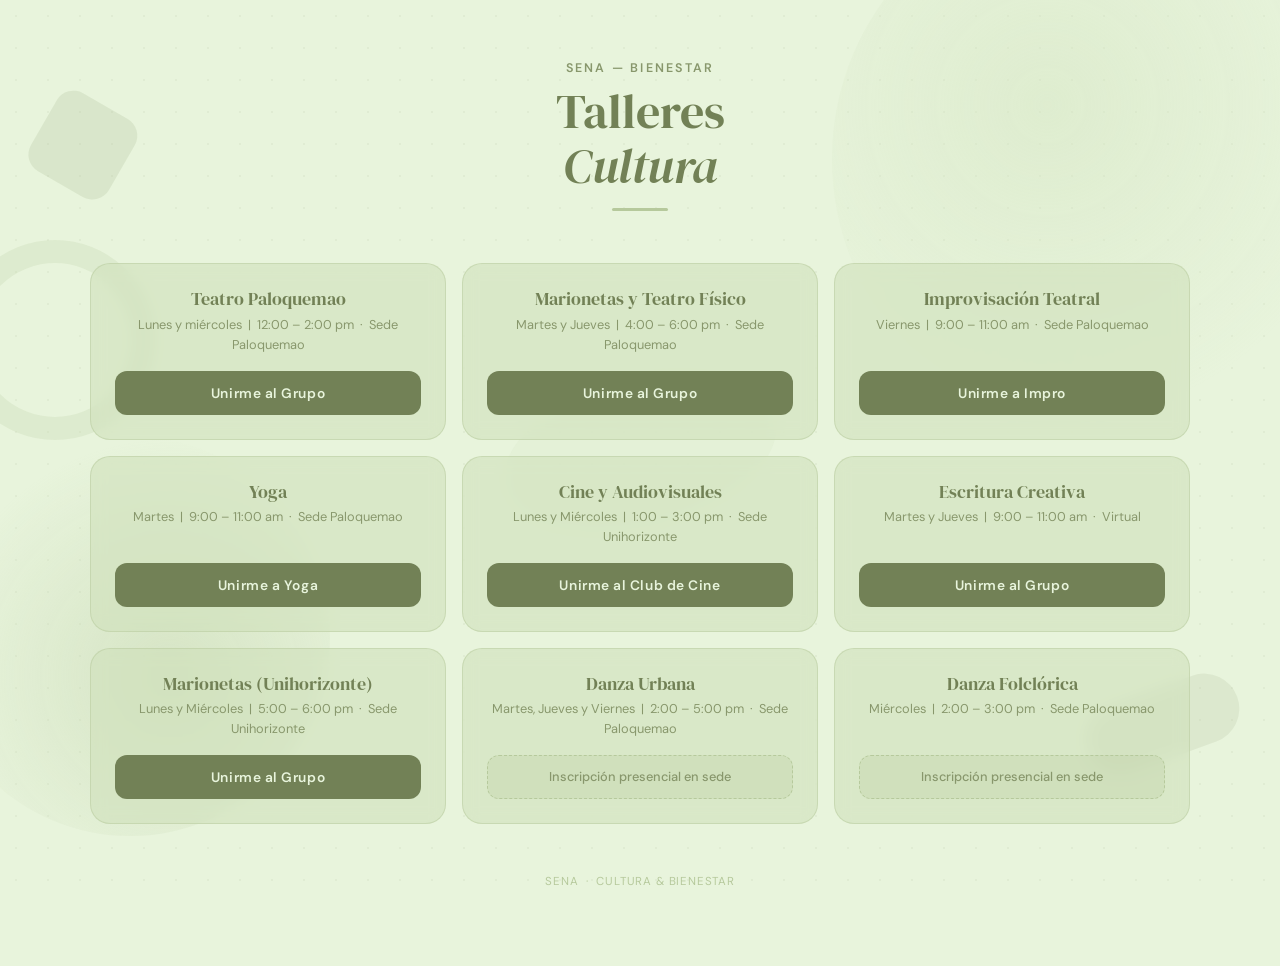
<file: sena_grupos_refactored (2).html>
<!DOCTYPE html>
<html lang="es">
<head>
    <meta charset="UTF-8">
    <meta name="viewport" content="width=device-width, initial-scale=1.0, viewport-fit=cover">
    <title>Talleres Cultura SENA</title>
    <link href="https://fonts.googleapis.com/css2?family=DM+Serif+Display:ital@0;1&family=DM+Sans:opsz,wght@9..40,300;9..40,400;9..40,500;9..40,600&display=swap" rel="stylesheet">
    <style>
        /* ── Variables ── */
        :root {
            --dark:  #728156;
            --mid:   #88976C;
            --light: #B6C99C;
            --pale:  #CFE1BB;
            --bg:    #E8F4DC;

            --radius-card: clamp(12px, 2vw, 20px);
            --gap:         clamp(10px, 2vw, 16px);
            --pad-card:    clamp(14px, 3vw, 24px);
        }

        *, *::before, *::after {
            box-sizing: border-box;
            margin: 0;
            padding: 0;
        }

        html {
            scroll-behavior: smooth;
            -webkit-text-size-adjust: 100%;
        }

        body {
            background-color: var(--bg);
            font-family: 'DM Sans', sans-serif;
            color: var(--dark);
            min-height: 100vh;
            min-height: 100dvh;
            display: flex;
            flex-direction: column;
            align-items: center;
            padding-top:    clamp(28px, 5vw, 60px);
            padding-bottom: max(clamp(40px, 6vw, 80px), env(safe-area-inset-bottom));
            padding-left:   max(clamp(14px, 4vw, 32px), env(safe-area-inset-left));
            padding-right:  max(clamp(14px, 4vw, 32px), env(safe-area-inset-right));
            position: relative;
            overflow-x: hidden;
        }

        /* ── Fondo decorativo ── */
        .bg-shapes {
            position: fixed;
            inset: 0;
            pointer-events: none;
            z-index: 0;
            overflow: hidden;
        }

        .dots {
            position: absolute;
            inset: 0;
            background-image: radial-gradient(circle, var(--mid) 1.5px, transparent 1.5px);
            background-size: clamp(20px, 3vw, 32px) clamp(20px, 3vw, 32px);
            opacity: 0.08;
        }

        .shape { position: absolute; }

        .s1 {
            width: clamp(220px, 42vw, 560px);
            height: clamp(220px, 42vw, 560px);
            background: radial-gradient(circle at 40% 40%, var(--pale), transparent 70%);
            border-radius: 50%;
            top: clamp(-110px, -14vw, -180px);
            right: clamp(-90px, -11vw, -160px);
            opacity: .38;
            animation: float1 14s ease-in-out infinite;
        }

        .s2 {
            width: clamp(160px, 32vw, 400px);
            height: clamp(160px, 32vw, 400px);
            background: radial-gradient(circle at 60% 60%, var(--light), transparent 70%);
            border-radius: 50%;
            bottom: clamp(20px, 5vw, 80px);
            left: clamp(-70px, -9vw, -130px);
            opacity: .36;
            animation: float2 18s ease-in-out infinite;
        }

        .s3 {
            width: clamp(120px, 24vw, 280px);
            height: clamp(60px, 12vw, 150px);
            background: var(--pale);
            border-radius: 50%;
            top: 42%; left: 50%;
            transform: translateX(-50%) rotate(-15deg);
            opacity: .17;
            animation: float3 22s ease-in-out infinite;
        }

        .s4 {
            width: clamp(44px, 7vw, 100px);
            height: clamp(44px, 7vw, 100px);
            background: var(--mid);
            border-radius: clamp(10px, 1.5vw, 20px);
            top: clamp(50px, 8vw, 100px);
            left: clamp(10px, 3vw, 40px);
            opacity: .15;
            transform: rotate(30deg);
            animation: spin1 30s linear infinite;
        }

        .s5 {
            width: clamp(70px, 13vw, 160px);
            height: clamp(32px, 5.5vw, 70px);
            background: var(--dark);
            border-radius: 999px;
            bottom: clamp(70px, 11vw, 160px);
            right: clamp(10px, 3vw, 50px);
            opacity: .10;
            transform: rotate(-20deg);
            animation: float2 16s ease-in-out infinite reverse;
        }

        .s6 {
            width: clamp(90px, 16vw, 200px);
            height: clamp(90px, 16vw, 200px);
            border: clamp(10px, 1.8vw, 26px) solid var(--light);
            border-radius: 50%;
            top: clamp(130px, 20vw, 240px);
            left: clamp(-45px, -6vw, -70px);
            opacity: .20;
            animation: float1 20s ease-in-out infinite reverse;
        }

        @keyframes float1 {
            0%,100% { transform: translateY(0)     scale(1); }
            50%      { transform: translateY(-22px) scale(1.04); }
        }
        @keyframes float2 {
            0%,100% { transform: translateY(0); }
            50%      { transform: translateY(16px); }
        }
        @keyframes float3 {
            0%,100% { transform: translateX(-50%) rotate(-15deg) scale(1); }
            50%      { transform: translateX(-50%) rotate(-8deg)  scale(1.06); }
        }
        @keyframes spin1 {
            from { transform: rotate(30deg); }
            to   { transform: rotate(390deg); }
        }

        @media (prefers-reduced-motion: reduce) {
            .shape, .s3 { animation: none !important; }
        }

        /* ── Wrapper ── */
        .page-wrapper {
            position: relative;
            z-index: 1;
            width: 100%;
            max-width: 1100px;
            display: flex;
            flex-direction: column;
            align-items: center;
        }

        /* ── Header ── */
        .header {
            text-align: center;
            margin-bottom: clamp(26px, 5vw, 52px);
            animation: fadeDown .7s ease both;
        }

        .header-eyebrow {
            font-size: clamp(.64rem, 1.4vw, .78rem);
            font-weight: 600;
            letter-spacing: .18em;
            text-transform: uppercase;
            color: var(--mid);
            margin-bottom: 8px;
        }

        .header h1 {
            font-family: 'DM Serif Display', serif;
            font-size: clamp(1.75rem, 5vw, 3rem);
            line-height: 1.15;
            color: var(--dark);
            font-weight: 400;
        }

        .header-line {
            width: clamp(34px, 5vw, 56px);
            height: 3px;
            background: var(--light);
            border-radius: 2px;
            margin: 14px auto 0;
        }

        @keyframes fadeDown {
            from { opacity: 0; transform: translateY(-16px); }
            to   { opacity: 1; transform: translateY(0); }
        }

        /* ── Grid responsive ── */
        .container {
            width: 100%;
            display: grid;
            grid-template-columns: 1fr;
            gap: var(--gap);
        }

        /* Tablet (≥ 600px): 2 columnas */
        @media (min-width: 600px) {
            .container { grid-template-columns: repeat(2, 1fr); }
        }

        /* Desktop (≥ 960px): 3 columnas */
        @media (min-width: 960px) {
            .container { grid-template-columns: repeat(3, 1fr); }
        }

        /* ── Card ── */
        .taller-item {
            background-color: rgba(207, 225, 187, 0.58);
            backdrop-filter: blur(8px);
            -webkit-backdrop-filter: blur(8px);
            border: 1px solid rgba(182, 201, 156, 0.5);
            padding: var(--pad-card);
            border-radius: var(--radius-card);
            display: flex;
            flex-direction: column;
            align-items: center;
            text-align: center;
            opacity: 0;
            transform: translateY(12px);
            animation: fadeUp .5s ease forwards;
            transition: transform .25s ease, box-shadow .25s ease;
        }

        .taller-item:hover {
            transform: translateY(-4px);
            box-shadow: 0 10px 28px rgba(114,129,86,.16);
        }

        .taller-item:active { transform: translateY(-2px); }

        /* Stagger entrada */
        .taller-item:nth-child(1) { animation-delay: .08s; }
        .taller-item:nth-child(2) { animation-delay: .15s; }
        .taller-item:nth-child(3) { animation-delay: .22s; }
        .taller-item:nth-child(4) { animation-delay: .29s; }
        .taller-item:nth-child(5) { animation-delay: .36s; }
        .taller-item:nth-child(6) { animation-delay: .43s; }
        .taller-item:nth-child(7) { animation-delay: .50s; }
        .taller-item:nth-child(8) { animation-delay: .57s; }
        .taller-item:nth-child(9) { animation-delay: .64s; }

        @keyframes fadeUp {
            to { opacity: 1; transform: translateY(0); }
        }

        .taller-nombre {
            font-family: 'DM Serif Display', serif;
            font-size: clamp(.92rem, 2vw, 1.12rem);
            color: var(--dark);
            margin-bottom: 5px;
            line-height: 1.2;
        }

        .taller-horario {
            font-size: clamp(.7rem, 1.5vw, .8rem);
            font-weight: 400;
            color: var(--mid);
            line-height: 1.55;
            margin-bottom: 16px;
            flex: 1;           /* empuja botón al fondo */
        }

        /* Mínimo 44 × 44 px — accesibilidad táctil */
        .btn-link {
            display: flex;
            align-items: center;
            justify-content: center;
            width: 100%;
            min-height: 44px;
            background-color: var(--dark);
            color: var(--bg);
            text-decoration: none;
            padding: 10px 16px;
            border-radius: clamp(8px, 1.5vw, 12px);
            font-size: clamp(.76rem, 1.6vw, .86rem);
            font-weight: 600;
            letter-spacing: .04em;
            transition: background .22s ease, transform .15s ease;
            -webkit-tap-highlight-color: transparent;
        }

        .btn-link:hover  { background-color: var(--mid); }
        .btn-link:active { transform: scale(.97); }

        .no-link {
            display: flex;
            align-items: center;
            justify-content: center;
            width: 100%;
            min-height: 44px;
            background-color: rgba(182, 201, 156, 0.28);
            color: var(--mid);
            padding: 10px 16px;
            border-radius: clamp(8px, 1.5vw, 12px);
            font-size: clamp(.7rem, 1.5vw, .8rem);
            font-weight: 500;
            border: 1px dashed var(--light);
        }

        /* ── Footer ── */
        .footer {
            margin-top: clamp(26px, 5vw, 50px);
            font-size: clamp(.63rem, 1.3vw, .72rem);
            color: var(--light);
            letter-spacing: .07em;
            text-transform: uppercase;
        }

        /* ── Landscape móvil compacto ── */
        @media (max-height: 500px) and (orientation: landscape) {
            .header           { margin-bottom: 16px; }
            .header h1        { font-size: 1.4rem; }
            body              { padding-top: 14px; }
            .container        { grid-template-columns: repeat(2, 1fr); }
        }
    </style>
</head>
<body>

    <div class="bg-shapes">
        <div class="dots"></div>
        <div class="shape s1"></div>
        <div class="shape s2"></div>
        <div class="shape s3"></div>
        <div class="shape s4"></div>
        <div class="shape s5"></div>
        <div class="shape s6"></div>
    </div>

    <div class="page-wrapper">

        <header class="header">
            <p class="header-eyebrow">SENA &mdash; Bienestar</p>
            <h1>Talleres<br><em>Cultura</em></h1>
            <div class="header-line"></div>
        </header>

        <main class="container">

            <div class="taller-item">
                <span class="taller-nombre">Teatro Paloquemao</span>
                <span class="taller-horario">Lunes y miércoles &nbsp;|&nbsp; 12:00&nbsp;&ndash;&nbsp;2:00&nbsp;pm &nbsp;&middot;&nbsp; Sede Paloquemao</span>
                <a href="https://chat.whatsapp.com/JlCkML2D0o8ESwYIMf7yhe?mode=gi_t" class="btn-link">Unirme al Grupo</a>
            </div>

            <div class="taller-item">
                <span class="taller-nombre">Marionetas y Teatro Físico</span>
                <span class="taller-horario">Martes y Jueves &nbsp;|&nbsp; 4:00&nbsp;&ndash;&nbsp;6:00&nbsp;pm &nbsp;&middot;&nbsp; Sede Paloquemao</span>
                <a href="https://chat.whatsapp.com/LcFBjaaHYuKAzRbaDB5GQq?mode=gi_t" class="btn-link">Unirme al Grupo</a>
            </div>

            <div class="taller-item">
                <span class="taller-nombre">Improvisación Teatral</span>
                <span class="taller-horario">Viernes &nbsp;|&nbsp; 9:00&nbsp;&ndash;&nbsp;11:00&nbsp;am &nbsp;&middot;&nbsp; Sede Paloquemao</span>
                <a href="https://chat.whatsapp.com/Bjo0dRyTV6SGrJjRtiS3H3?mode=gi_t" class="btn-link">Unirme a Impro</a>
            </div>

            <div class="taller-item">
                <span class="taller-nombre">Yoga</span>
                <span class="taller-horario">Martes &nbsp;|&nbsp; 9:00&nbsp;&ndash;&nbsp;11:00&nbsp;am &nbsp;&middot;&nbsp; Sede Paloquemao</span>
                <a href="https://chat.whatsapp.com/B8KRfVKZ3HqF56wUTFU1aY?mode=gi_t" class="btn-link">Unirme a Yoga</a>
            </div>

            <div class="taller-item">
                <span class="taller-nombre">Cine y Audiovisuales</span>
                <span class="taller-horario">Lunes y Miércoles &nbsp;|&nbsp; 1:00&nbsp;&ndash;&nbsp;3:00&nbsp;pm &nbsp;&middot;&nbsp; Sede Unihorizonte</span>
                <a href="https://chat.whatsapp.com/G9GgIQqdK1IIKQjaa1cJ1Z?mode=gi_t" class="btn-link">Unirme al Club de Cine</a>
            </div>

            <div class="taller-item">
                <span class="taller-nombre">Escritura Creativa</span>
                <span class="taller-horario">Martes y Jueves &nbsp;|&nbsp; 9:00&nbsp;&ndash;&nbsp;11:00&nbsp;am &nbsp;&middot;&nbsp; Virtual</span>
                <a href="https://chat.whatsapp.com/LLZ66wgDsi6Boo2Jr4Zyiq?mode=gi_t" class="btn-link">Unirme al Grupo</a>
            </div>

            <div class="taller-item">
                <span class="taller-nombre">Marionetas (Unihorizonte)</span>
                <span class="taller-horario">Lunes y Miércoles &nbsp;|&nbsp; 5:00&nbsp;&ndash;&nbsp;6:00&nbsp;pm &nbsp;&middot;&nbsp; Sede Unihorizonte</span>
                <a href="https://chat.whatsapp.com/LcFBjaaHYuKAzRbaDB5GQq?mode=gi_t" class="btn-link">Unirme al Grupo</a>
            </div>

            <div class="taller-item">
                <span class="taller-nombre">Danza Urbana</span>
                <span class="taller-horario">Martes, Jueves y Viernes &nbsp;|&nbsp; 2:00&nbsp;&ndash;&nbsp;5:00&nbsp;pm &nbsp;&middot;&nbsp; Sede Paloquemao</span>
                <span class="no-link">Inscripción presencial en sede</span>
            </div>

            <div class="taller-item">
                <span class="taller-nombre">Danza Folclórica</span>
                <span class="taller-horario">Miércoles &nbsp;|&nbsp; 2:00&nbsp;&ndash;&nbsp;3:00&nbsp;pm &nbsp;&middot;&nbsp; Sede Paloquemao</span>
                <span class="no-link">Inscripción presencial en sede</span>
            </div>

        </main>

        <p class="footer">SENA &nbsp;&middot;&nbsp; Cultura &amp; Bienestar</p>

    </div>

</body>
</html>
</file>
<file: Styless.css>
/* ══════════════════════════════════════════════════
   TALLERES SENA — CSS Responsivo
   Oferta Cultural · Centro de Diseño y Metrología
   Paleta: Verde SENA + Blanco institucional
   ══════════════════════════════════════════════════ */

/* ── Variables ──────────────────────────────────── */
:root {
  --sena-verde:     #728156;   /* Verde corporativo SENA */
  --sena-verde-osc: #2d8500;   /* Verde oscuro hover    */
  --c1:  #728156;              /* Verde oliva principal  */
  --c2:  #728156;              /* Verde oliva medio      */
  --c3:  #B6C99C;              /* Verde oliva claro      */
  --c4:  #CFE1BB;              /* Verde muy claro        */
  --c5:  #E8F4DC;              /* Casi blanco verdoso    */
  --white: #ffffff;
  --text-dark:  #3a4228;
  --text-mid:   #5a6840;
  --text-light: #728156;
  --radius-card: 20px;
  --radius-btn:  100px;
  --shadow-soft: 0 8px 32px rgba(114,129,86,0.13);
  --shadow-card: 0 4px 24px rgba(114,129,86,0.10);
  --transition:  0.35s cubic-bezier(0.4,0,0.2,1);
  --px: 1rem;
}

/* ── Reset ──────────────────────────────────────── */
*, *::before, *::after { box-sizing: border-box; margin: 0; padding: 0; }
html { scroll-behavior: smooth; -webkit-text-size-adjust: 100%; }
body {
  font-family: 'DM Sans', sans-serif;
  background: var(--c5);
  color: var(--text-dark);
  min-height: 100vh;
  overflow-x: hidden;
  -webkit-font-smoothing: antialiased;
}
img, svg { max-width: 100%; display: block; }

/* ── Noise texture ──────────────────────────────── */
body::before {
  content: '';
  position: fixed; inset: 0;
  background-image: url("data:image/svg+xml,%3Csvg viewBox='0 0 256 256' xmlns='http://www.w3.org/2000/svg'%3E%3Cfilter id='noise'%3E%3CfeTurbulence type='fractalNoise' baseFrequency='0.9' numOctaves='4' stitchTiles='stitch'/%3E%3C/filter%3E%3Crect width='100%25' height='100%25' filter='url(%23noise)' opacity='0.04'/%3E%3C/svg%3E");
  pointer-events: none; z-index: 0;
}

/* ════════════════════════════════════════════════
   HEADER — Logos institucionales
   ════════════════════════════════════════════════ */
header {
  position: sticky; top: 0; z-index: 100;
  background: rgba(255,255,255,0.95);
  backdrop-filter: blur(14px);
  -webkit-backdrop-filter: blur(14px);
  border-bottom: 2px solid var(--sena-verde);
  padding: 0 var(--px);
  animation: slideDown 0.5s 0.05s both;
}

.header-inner {
  max-width: 1200px;
  margin: 0 auto;
  height: 70px;
  display: flex;
  align-items: center;
  justify-content: space-between;
  gap: 1rem;
}

/* ── Marca: logo + texto ── */
.header-brand {
  display: flex;
  align-items: center;
  gap: 14px;
  flex-shrink: 0;
}

/* Slot único del logo */
.logo-slot {
  width: 64px;
  height: 56px;
  display: flex;
  align-items: center;
  justify-content: center;
  flex-shrink: 0;
  position: relative;
}

.logo-fallback {
  position: absolute;
  inset: 6px;
  display: flex;
  align-items: center;
  justify-content: center;
}
.logo-fallback svg { width: 100%; height: 100%; }

/* Hide fallback when real logo loads */
.logo-img[src]:not([src=""]) + .logo-fallback { display: none; }

/* La imagen del logo */
.logo-img {
  width: 100%;
  height: 100%;
  object-fit: contain;
  padding: 4px;
  display: none;
}
.logo-img[src]:not([src=""]) { display: block; }

/* Texto al lado del logo */
.header-brand-text {
  display: flex;
  flex-direction: column;
  gap: 2px;
}

.header-brand-title {
  font-family: 'Cormorant Garamond', serif;
  font-size: 1.35rem;
  font-weight: 700;
  color: var(--text-dark);
  line-height: 1.1;
  letter-spacing: 0.01em;
}

.header-brand-sub {
  font-size: 0.72rem;
  font-weight: 500;
  color: var(--text-mid);
  text-transform: uppercase;
  letter-spacing: 0.07em;
}

.header-badge {
  display: inline-flex;
  align-items: center;
  gap: 6px;
  background: var(--sena-verde);
  color: var(--white);
  font-size: 0.68rem;
  font-weight: 600;
  letter-spacing: 0.08em;
  text-transform: uppercase;
  padding: 6px 14px 6px 10px;
  border-radius: var(--radius-btn);
  white-space: nowrap;
  box-shadow: 0 2px 10px rgba(114,129,86,0.3);
  animation: none;
}

.badge-dot {
  width: 7px;
  height: 7px;
  border-radius: 50%;
  background: #a8ffb0;
  flex-shrink: 0;
  box-shadow: 0 0 0 0 rgba(168,255,176,0.5);
  animation: pulse-dot 2s infinite;
}

@keyframes pulse-dot {
  0%   { box-shadow: 0 0 0 0 rgba(168,255,176,0.6); }
  70%  { box-shadow: 0 0 0 6px rgba(168,255,176,0); }
  100% { box-shadow: 0 0 0 0 rgba(168,255,176,0); }
}

/* ════════════════════════════════════════════════
   HERO
   ════════════════════════════════════════════════ */
.hero {
  position: relative;
  padding: 60px var(--px) 56px;
  text-align: center;
  overflow: hidden;
}

.hero-decoration {
  position: absolute; border-radius: 50%;
  filter: blur(50px); opacity: 0.45; pointer-events: none;
}
.hero-decoration.a { width: min(400px,90vw); height: min(400px,90vw); background: var(--c3); top: -150px; left: -100px; }
.hero-decoration.b { width: min(320px,80vw); height: min(320px,80vw); background: var(--c4); bottom: -120px; right: -60px; }

.hero-eyebrow {
  display: inline-block;
  font-size: 0.72rem; font-weight: 600;
  letter-spacing: 0.16em; text-transform: uppercase;
  color: var(--sena-verde);
  background: rgba(57,169,0,0.10);
  padding: 5px 16px; border-radius: 100px;
  margin-bottom: 1rem; position: relative;
}

.hero h1 {
  font-family: 'Cormorant Garamond', serif;
  font-size: clamp(2.2rem, 8vw, 5rem);
  font-weight: 700; line-height: 1.08;
  color: var(--text-dark);
  max-width: 820px; margin: 0 auto 0.9rem;
  position: relative;
}
.hero h1 em { font-style: italic; color: var(--sena-verde); }

.hero-sub {
  font-size: clamp(0.92rem,2.5vw,1.05rem); font-weight: 300;
  color: var(--text-mid); max-width: 520px;
  margin: 0 auto 2rem; line-height: 1.7; position: relative;
}

.hero-stats {
  display: flex; justify-content: center;
  gap: clamp(1.5rem,5vw,2.5rem); flex-wrap: wrap; position: relative;
}
.hero-stat { text-align: center; min-width: 60px; }
.hero-stat .num {
  font-family: 'Cormorant Garamond', serif;
  font-size: clamp(1.8rem,5vw,2.2rem); font-weight: 700;
  color: var(--sena-verde); display: block; line-height: 1;
}
.hero-stat .label {
  font-size: 0.72rem; font-weight: 500;
  color: var(--text-light); letter-spacing: 0.06em; text-transform: uppercase;
}

/* ════════════════════════════════════════════════
   REQUERIMIENTOS
   ════════════════════════════════════════════════ */
.requisitos-banner {
  max-width: 1200px;
  margin: 0 auto 2rem;
  padding: 0 var(--px);
}

.requisitos-inner {
  background: var(--white);
  border: 1.5px solid var(--c3);
  border-left: 5px solid var(--sena-verde);
  border-radius: var(--radius-card);
  padding: 1.75rem 1.5rem;
  box-shadow: var(--shadow-card);
}

.requisitos-title {
  font-family: 'Cormorant Garamond', serif;
  font-size: 1.2rem; font-weight: 700;
  color: var(--sena-verde);
  margin-bottom: 1.2rem;
  letter-spacing: 0.02em;
}

.requisitos-grid {
  display: grid;
  grid-template-columns: 1fr;
  gap: 1rem;
}

.requisito-item {
  display: flex;
  align-items: flex-start;
  gap: 1rem;
}

.requisito-icon {
  width: 40px; height: 40px; min-width: 40px;
  background: rgba(57,169,0,0.10);
  border-radius: 10px;
  display: flex; align-items: center; justify-content: center;
}
.requisito-icon svg {
  width: 20px; height: 20px;
  stroke: var(--sena-verde); fill: none;
  stroke-width: 2; stroke-linecap: round; stroke-linejoin: round;
}

.requisito-item strong {
  display: block;
  font-size: 0.92rem; font-weight: 600;
  color: var(--text-dark); margin-bottom: 0.2rem;
}
.requisito-item p {
  font-size: 0.82rem;
  color: var(--text-mid); line-height: 1.5;
}

/* ════════════════════════════════════════════════
   INFO BANNER — ¿Cómo inscribirse? + WhatsApp
   ════════════════════════════════════════════════ */
.info-banner {
  max-width: 1200px;
  margin: 0 auto 2.5rem;
  padding: 0 var(--px);
  animation: fadeUp 0.6s 0.5s both;
}

.info-banner-inner {
  background: var(--c1);
  border-radius: 18px;
  padding: 1.5rem;
  display: flex;
  align-items: center;
  gap: 1.25rem;
  flex-wrap: wrap;
}

.info-banner-icon {
  width: 50px; height: 50px; min-width: 50px;
  background: rgba(232,244,220,0.2);
  border-radius: 12px;
  display: flex; align-items: center; justify-content: center;
  flex-shrink: 0;
}
.info-banner-icon svg { width: 26px; height: 26px; stroke: var(--c5); fill: none; stroke-width: 1.8; stroke-linecap: round; stroke-linejoin: round; }

.info-banner-text { flex: 1; min-width: 200px; }
.info-banner-text h3 {
  font-family: 'Cormorant Garamond', serif;
  font-size: 1.2rem; font-weight: 700;
  color: var(--c5); margin-bottom: 0.3rem;
}
.info-banner-text p {
  font-size: 0.85rem;
  color: rgba(232,244,220,0.85); line-height: 1.55;
}

/* Botón WhatsApp */
.btn-whatsapp {
  display: inline-flex;
  align-items: center;
  gap: 10px;
  background: #25D366;
  color: var(--white);
  font-family: 'DM Sans', sans-serif;
  font-size: 0.92rem; font-weight: 700;
  padding: 13px 22px;
  border-radius: var(--radius-btn);
  text-decoration: none;
  border: none; cursor: pointer;
  transition: var(--transition);
  white-space: nowrap;
  flex-shrink: 0;
  box-shadow: 0 4px 16px rgba(37,211,102,0.40);
}
.btn-whatsapp:hover {
  background: #1ebe5d;
  transform: translateY(-2px);
  box-shadow: 0 8px 24px rgba(37,211,102,0.45);
}
.btn-whatsapp:active { transform: scale(0.97); }

/* ════════════════════════════════════════════════
   FILTER BAR — Sin sede virtual
   ════════════════════════════════════════════════ */
.filter-bar {
  max-width: 1200px; margin: 0 auto 1.75rem;
  padding: 0 var(--px) 4px;
  display: flex; align-items: center; gap: 0.6rem;
  overflow-x: auto; -webkit-overflow-scrolling: touch;
  scrollbar-width: none; -ms-overflow-style: none;
  animation: fadeUp 0.6s 0.6s both;
}
.filter-bar::-webkit-scrollbar { display: none; }

.filter-label {
  font-size: 0.75rem; font-weight: 600;
  color: var(--text-light); text-transform: uppercase;
  letter-spacing: 0.08em; white-space: nowrap; flex-shrink: 0;
}

.filter-btn {
  background: transparent;
  border: 1.5px solid var(--c3);
  color: var(--text-mid);
  font-family: 'DM Sans', sans-serif;
  font-size: 0.82rem; font-weight: 500;
  min-height: 44px; padding: 0 16px;
  border-radius: 100px; cursor: pointer;
  transition: var(--transition);
  white-space: nowrap; flex-shrink: 0;
  -webkit-tap-highlight-color: transparent;
}
.filter-btn:hover, .filter-btn.active {
  background: var(--sena-verde);
  border-color: var(--sena-verde);
  color: var(--white);
}

/* ════════════════════════════════════════════════
   SECTION HEADER
   ════════════════════════════════════════════════ */
.section-header {
  max-width: 1200px; margin: 0 auto 1.25rem;
  padding: 0 var(--px);
  display: flex; flex-direction: column; gap: 0.3rem;
  animation: fadeUp 0.6s 0.65s both;
}
.section-header h2 {
  font-family: 'Cormorant Garamond', serif;
  font-size: clamp(1.5rem,4vw,2rem); font-weight: 700;
  color: var(--text-dark);
}
.section-header p {
  font-size: 0.88rem; color: var(--text-light);
}

/* ════════════════════════════════════════════════
   MAIN / GRID
   ════════════════════════════════════════════════ */
.main-content {
  max-width: 1200px; margin: 0 auto;
  padding: 0 var(--px) 4rem;
}
.cards-grid {
  display: grid;
  grid-template-columns: 1fr;
  gap: 1.25rem;
}

/* ════════════════════════════════════════════════
   TARJETA + IMAGEN ALUSIVA
   ════════════════════════════════════════════════ */
.card {
  background: var(--white);
  border-radius: var(--radius-card);
  box-shadow: var(--shadow-card);
  overflow: hidden;
  display: flex; flex-direction: column;
  opacity: 0; transform: translateY(24px);
  transition: box-shadow var(--transition), transform var(--transition), opacity var(--transition);
  border: 1px solid rgba(182,201,156,0.35);
  min-width: 0;
}
.card.visible { opacity: 1; transform: translateY(0); }
@media (hover: hover) {
  .card:hover {
    box-shadow: 0 16px 48px rgba(114,129,86,0.18);
    transform: translateY(-4px);
  }
}

/* ── Zona de imagen alusiva al taller ── */
.card-image-slot {
  position: relative;
  width: 100%;
  height: 140px;
  overflow: hidden;
  background: color-mix(in srgb, var(--card-color, var(--c1)) 8%, white);
  flex-shrink: 0;
}

/* Imagen real (cuando la insertes) */
.card-img {
  width: 100%; height: 100%;
  object-fit: cover;
  display: none;
  transition: transform 0.5s ease;
}
.card-img[src]:not([src=""]) { display: block; }
.card:hover .card-img { transform: scale(1.05); }

/* Placeholder visible mientras no haya imagen */
.card-image-placeholder {
  position: absolute; inset: 0;
  display: flex; flex-direction: column;
  align-items: center; justify-content: center;
  gap: 8px;
  border: 2px dashed color-mix(in srgb, var(--card-color, var(--c1)) 30%, transparent);
  border-radius: 0;
}
.card-image-placeholder svg {
  width: 36px; height: 36px;
  stroke: color-mix(in srgb, var(--card-color, var(--c1)) 55%, transparent);
  fill: none; stroke-width: 1.2;
}
.card-image-placeholder span {
  font-size: 0.7rem; font-weight: 600;
  letter-spacing: 0.1em; text-transform: uppercase;
  color: color-mix(in srgb, var(--card-color, var(--c1)) 60%, transparent);
}

.card-accent {
  height: 5px;
  background: var(--card-color, var(--c1));
  flex-shrink: 0;
}

.card-body {
  padding: 1.4rem 1.5rem 1.3rem;
  flex: 1; display: flex; flex-direction: column;
}

.card-category {
  display: inline-flex; align-items: center; gap: 5px;
  font-size: 0.68rem; font-weight: 600;
  letter-spacing: 0.12em; text-transform: uppercase;
  color: var(--card-color, var(--c1));
  background: color-mix(in srgb, var(--card-color, var(--c1)) 12%, transparent);
  padding: 4px 11px; border-radius: 100px;
  margin-bottom: 0.8rem; width: fit-content;
}

.card h2 {
  font-family: 'Cormorant Garamond', serif;
  font-size: clamp(1.2rem,3.5vw,1.45rem); font-weight: 700;
  color: var(--text-dark); line-height: 1.2; margin-bottom: 1rem;
}

.card-meta {
  display: flex; flex-direction: column;
  gap: 0.55rem; margin-bottom: 1.2rem; flex: 1;
}

.meta-row {
  display: flex; align-items: flex-start; gap: 8px;
  font-size: 0.84rem; color: var(--text-mid); line-height: 1.45;
}
.meta-icon {
  width: 20px; height: 20px; min-width: 20px;
  display: flex; align-items: center; justify-content: center; margin-top: 1px;
}
.meta-icon svg {
  width: 11px; height: 11px;
  stroke: var(--sena-verde); fill: none; stroke-width: 2.2;
  stroke-linecap: round; stroke-linejoin: round;
}
.meta-label { font-weight: 600; color: var(--text-dark); margin-right: 4px; }

/* ════════════════════════════════════════════════
   BOTÓN INSCRIPCIÓN
   ════════════════════════════════════════════════ */
.btn-inscripcion {
  display: inline-flex; align-items: center; justify-content: center; gap: 8px;
  width: 100%; min-height: 48px;
  background: var(--card-color, var(--sena-verde));
  color: var(--white);
  font-family: 'DM Sans', sans-serif;
  font-size: 0.9rem; font-weight: 600; letter-spacing: 0.03em;
  padding: 12px 20px; border-radius: var(--radius-btn);
  text-decoration: none; border: none; cursor: pointer;
  transition: var(--transition); position: relative; overflow: hidden;
  -webkit-tap-highlight-color: transparent;
}
.btn-inscripcion::after {
  content: ''; position: absolute; inset: 0;
  background: rgba(255,255,255,0); transition: background var(--transition);
}
@media (hover: hover) {
  .btn-inscripcion:hover { transform: scale(1.025); box-shadow: 0 8px 24px color-mix(in srgb, var(--card-color, var(--c1)) 45%, transparent); }
  .btn-inscripcion:hover::after { background: rgba(255,255,255,0.08); }
  .btn-inscripcion:hover .btn-arrow { transform: translateX(4px); }
}
.btn-inscripcion:active { transform: scale(0.97); }
.btn-inscripcion:focus-visible { outline: 2px solid var(--sena-verde); outline-offset: 3px; }
.btn-arrow { transition: transform var(--transition); flex-shrink: 0; }
/* ── WhatsApp card button ── */
.btn-wa {
  background: #25D366;
}
@media (hover: hover) {
  .btn-wa:hover {
    background: #1ebe5d;
    box-shadow: 0 8px 24px rgba(37,211,102,0.5) !important;
  }
}

/* ── Pending (próximamente) button ── */
.btn-pending {
  background: var(--c3);
  color: var(--text-mid);
  cursor: not-allowed;
  opacity: 0.75;
  font-family: 'DM Sans', sans-serif;
  font-size: 0.9rem;
  font-weight: 600;
  letter-spacing: 0.03em;
}
.btn-pending:hover { transform: none !important; box-shadow: none !important; }


/* ════════════════════════════════════════════════
   SECCIÓN DE CONTACTO
   ════════════════════════════════════════════════ */
.contacto-section {
  background: var(--text-dark);
  padding: 3rem var(--px);
  margin-top: 1rem;
}

.contacto-inner {
  max-width: 1200px; margin: 0 auto;
  display: flex;
  flex-direction: column;
  align-items: flex-start;
  gap: 1.75rem;
}

.contacto-text h2 {
  font-family: 'Cormorant Garamond', serif;
  font-size: clamp(1.5rem,4vw,2rem); font-weight: 700;
  color: var(--c5); margin-bottom: 0.4rem;
}
.contacto-text p {
  font-size: 0.9rem; color: var(--c3); line-height: 1.6;
}

.contacto-acciones {
  display: flex; flex-wrap: wrap; gap: 1rem;
}

.btn-contacto {
  display: inline-flex; align-items: center; gap: 10px;
  font-family: 'DM Sans', sans-serif;
  font-size: 0.92rem; font-weight: 600;
  padding: 13px 24px; border-radius: var(--radius-btn);
  text-decoration: none; transition: var(--transition);
  cursor: pointer;
}

/* Botón Enviar correo */
.btn-email {
  background: var(--sena-verde);
  color: var(--white);
  box-shadow: 0 4px 14px rgba(57,169,0,0.35);
}
.btn-email:hover {
  background: var(--sena-verde-osc);
  transform: translateY(-2px);
  box-shadow: 0 8px 20px rgba(57,169,0,0.40);
}

/* Botón Página de la sede */
.btn-sede {
  background: transparent;
  border: 1.5px solid var(--c3);
  color: var(--c4);
}
.btn-sede:hover {
  background: rgba(182,201,156,0.12);
  border-color: var(--c4);
  color: var(--c5);
  transform: translateY(-2px);
}

/* ════════════════════════════════════════════════
   FOOTER
   ════════════════════════════════════════════════ */
footer {
  background: #2a311a;
  color: var(--c4);
  padding: 2.5rem var(--px) 1.75rem;
}
.footer-inner { max-width: 1200px; margin: 0 auto; }
.footer-top {
  display: grid; grid-template-columns: 1fr; gap: 2rem;
  margin-bottom: 2rem; padding-bottom: 2rem;
  border-bottom: 1px solid rgba(182,201,156,0.15);
}
.footer-brand span {
  display: block;
  font-family: 'Cormorant Garamond', serif;
  font-size: 1.4rem; font-weight: 700;
  color: var(--c5); margin-bottom: 0.5rem;
}
.footer-brand p { font-size: 0.84rem; color: var(--c3); line-height: 1.6; max-width: 320px; }
.footer-col h4 {
  font-size: 0.72rem; font-weight: 600;
  letter-spacing: 0.12em; text-transform: uppercase;
  color: var(--c3); margin-bottom: 0.85rem;
}
.footer-col ul { list-style: none; display: flex; flex-direction: column; gap: 0.45rem; }
.footer-col ul li { font-size: 0.84rem; color: var(--c4); line-height: 1.4; }
.footer-col ul li a { color: var(--c4); text-decoration: none; transition: color 0.2s; }
.footer-col ul li a:hover { color: var(--c5); }
.footer-bottom {
  display: flex; align-items: center;
  justify-content: space-between; flex-wrap: wrap; gap: 0.75rem;
}
.footer-bottom p { font-size: 0.78rem; color: var(--c3); line-height: 1.5; }
.footer-dots { display: flex; gap: 6px; }
.footer-dots span { width: 8px; height: 8px; border-radius: 50%; background: var(--c2); opacity: 0.5; }
.footer-dots span:first-child { opacity: 1; background: var(--sena-verde); }
.footer-dots span:nth-child(2) { opacity: 0.7; }

/* ════════════════════════════════════════════════
   BREAKPOINTS — Mobile-first responsive
   ════════════════════════════════════════════════ */

/* ── Pantallas muy pequeñas (< 360px) ── */
@media (max-width: 359px) {
  .header-brand-title { font-size: 1.05rem; }
  .header-brand-sub   { display: none; }
  .header-badge       { display: none; }
  .logo-slot          { width: 48px; height: 44px; }
  .hero h1            { font-size: 1.9rem; }
  .filter-btn         { font-size: 0.75rem; padding: 0 12px; min-height: 40px; }
}

/* ── Móvil pequeño (< 480px) — badge compacto ── */
@media (max-width: 479px) {
  /* Header: ocultar el badge en pantallas muy ajustadas */
  .header-badge { 
    font-size: 0.62rem;
    padding: 5px 10px 5px 8px;
    letter-spacing: 0.04em;
  }
  /* Reducir el "2026 — Inscripciones abiertas" a solo el dot + año */
  .header-badge::before { content: ''; }

  /* Info banner: botón al ancho completo en móvil */
  .info-banner-inner  { flex-direction: column; align-items: stretch; }
  .btn-whatsapp       { width: 100%; justify-content: center; }

  /* Filtros: ocultar label para dar más espacio a los botones */
  .filter-label { display: none; }

  /* Contacto: botones apilados y a ancho completo */
  .contacto-acciones  { flex-direction: column; }
  .btn-contacto       { width: 100%; justify-content: center; }

  /* Footer bottom: apilar en lugar de row */
  .footer-bottom { flex-direction: column; align-items: flex-start; }
}

/* ── 480px ── */
@media (min-width: 480px) {
  :root { --px: 1.25rem; }
  .hero { padding: 70px var(--px) 64px; }
  .section-header { flex-direction: row; align-items: flex-end; justify-content: space-between; }
  .section-header p { text-align: right; max-width: 260px; }
  .requisitos-grid { grid-template-columns: 1fr 1fr; }
  /* Info banner: icono + texto en fila, botón debajo */
  .info-banner-inner  { flex-wrap: wrap; }
  .btn-whatsapp       { width: 100%; justify-content: center; flex-shrink: 1; }
}

/* ── 560px: botón WhatsApp vuelve a su tamaño natural ── */
@media (min-width: 560px) {
  .btn-whatsapp { width: auto; justify-content: initial; flex-shrink: 0; }
  .btn-contacto { width: auto; justify-content: initial; }
  .contacto-acciones { flex-direction: row; flex-wrap: wrap; }
}

/* ── 640px ── */
@media (min-width: 640px) {
  :root { --px: 1.5rem; }
  .header-inner { height: 72px; }
  .logo-slot { width: 100px; height: 56px; }
  .hero { padding: 80px var(--px) 72px; }
  .cards-grid { grid-template-columns: repeat(2, 1fr); gap: 1.4rem; }
  .main-content { padding-bottom: 5rem; }
  .footer-top { grid-template-columns: 1fr 1fr; gap: 2rem; }
  .footer-brand { grid-column: 1 / -1; }
  .contacto-inner { flex-direction: row; align-items: center; justify-content: space-between; }
  .filter-label { display: inline; } /* restaurar label de filtros */
  .footer-bottom { flex-direction: row; align-items: center; }
}

/* ── 768px ── */
@media (min-width: 768px) {
  :root { --px: 2rem; }
  .header-inner { height: 76px; }
  .logo-slot { width: 110px; height: 60px; }
  .logos-bar { gap: 20px; }
  .hero { padding: 90px var(--px) 80px; }
  .requisitos-grid { grid-template-columns: repeat(3, 1fr); }
  .info-banner-inner { padding: 2rem 2.5rem; gap: 2rem; flex-wrap: nowrap; }
  .section-header { margin-bottom: 1.5rem; }
  .footer-top { grid-template-columns: 2fr 1fr 1fr; gap: 3rem; }
  .footer-brand { grid-column: auto; }
  .card-image-slot { height: 160px; }
}

/* ── 1024px ── */
@media (min-width: 1024px) {
  .cards-grid { grid-template-columns: repeat(3, 1fr); gap: 1.5rem; }
  .main-content { padding-bottom: 6rem; }
  .card-body { padding: 1.6rem 1.8rem 1.4rem; }
  .card-image-slot { height: 180px; }
}

/* ── 1280px ── */
@media (min-width: 1280px) {
  :root { --px: 2.5rem; }
  .card-image-slot { height: 200px; }
}

/* ── Touch / dispositivos táctiles: áreas de toque mínimas ── */
@media (hover: none) and (pointer: coarse) {
  .filter-btn   { min-height: 48px; }
  .btn-contacto { min-height: 52px; }
  .btn-whatsapp { min-height: 52px; }
  .btn-inscripcion { min-height: 52px; }
  /* Deshabilitar parallax (usa mousemove, no funciona en touch) */
  .hero-decoration { transition: none !important; }
}

/* ════════════════════════════════════════════════
   ANIMACIONES
   ════════════════════════════════════════════════ */
@keyframes slideDown {
  from { opacity: 0; transform: translateY(-16px); }
  to   { opacity: 1; transform: translateY(0); }
}
@keyframes fadeUp {
  from { opacity: 0; transform: translateY(20px); }
  to   { opacity: 1; transform: translateY(0); }
}
@keyframes ripple {
  to { transform: scale(4); opacity: 0; }
}

header          { animation: slideDown 0.5s 0.05s both; }
.info-banner    { animation: fadeUp 0.6s 0.5s both; }
.filter-bar     { animation: fadeUp 0.6s 0.6s both; }
.section-header { animation: fadeUp 0.6s 0.65s both; }

.hero-eyebrow { animation: fadeUp 0.6s 0.1s both; }
.hero h1      { animation: fadeUp 0.6s 0.2s both; }
.hero-sub     { animation: fadeUp 0.6s 0.3s both; }
.hero-stats   { animation: fadeUp 0.6s 0.4s both; }

.card:nth-child(1)  { transition-delay: 0.05s; }
.card:nth-child(2)  { transition-delay: 0.10s; }
.card:nth-child(3)  { transition-delay: 0.15s; }
.card:nth-child(4)  { transition-delay: 0.20s; }
.card:nth-child(5)  { transition-delay: 0.25s; }
.card:nth-child(6)  { transition-delay: 0.30s; }
.card:nth-child(7)  { transition-delay: 0.35s; }
.card:nth-child(8)  { transition-delay: 0.40s; }
.card:nth-child(9)  { transition-delay: 0.45s; }

.ripple-circle {
  position: absolute; border-radius: 50%;
  background: rgba(255,255,255,0.3);
  width: 60px; height: 60px;
  margin-top: -30px; margin-left: -30px;
  animation: ripple 0.6s linear;
  pointer-events: none;
}

/* ════════════════════════════════════════════════
   UTILIDADES
   ════════════════════════════════════════════════ */
.sr-only {
  position: absolute; width: 1px; height: 1px;
  overflow: hidden; clip: rect(0,0,0,0); white-space: nowrap;
}
</file>
